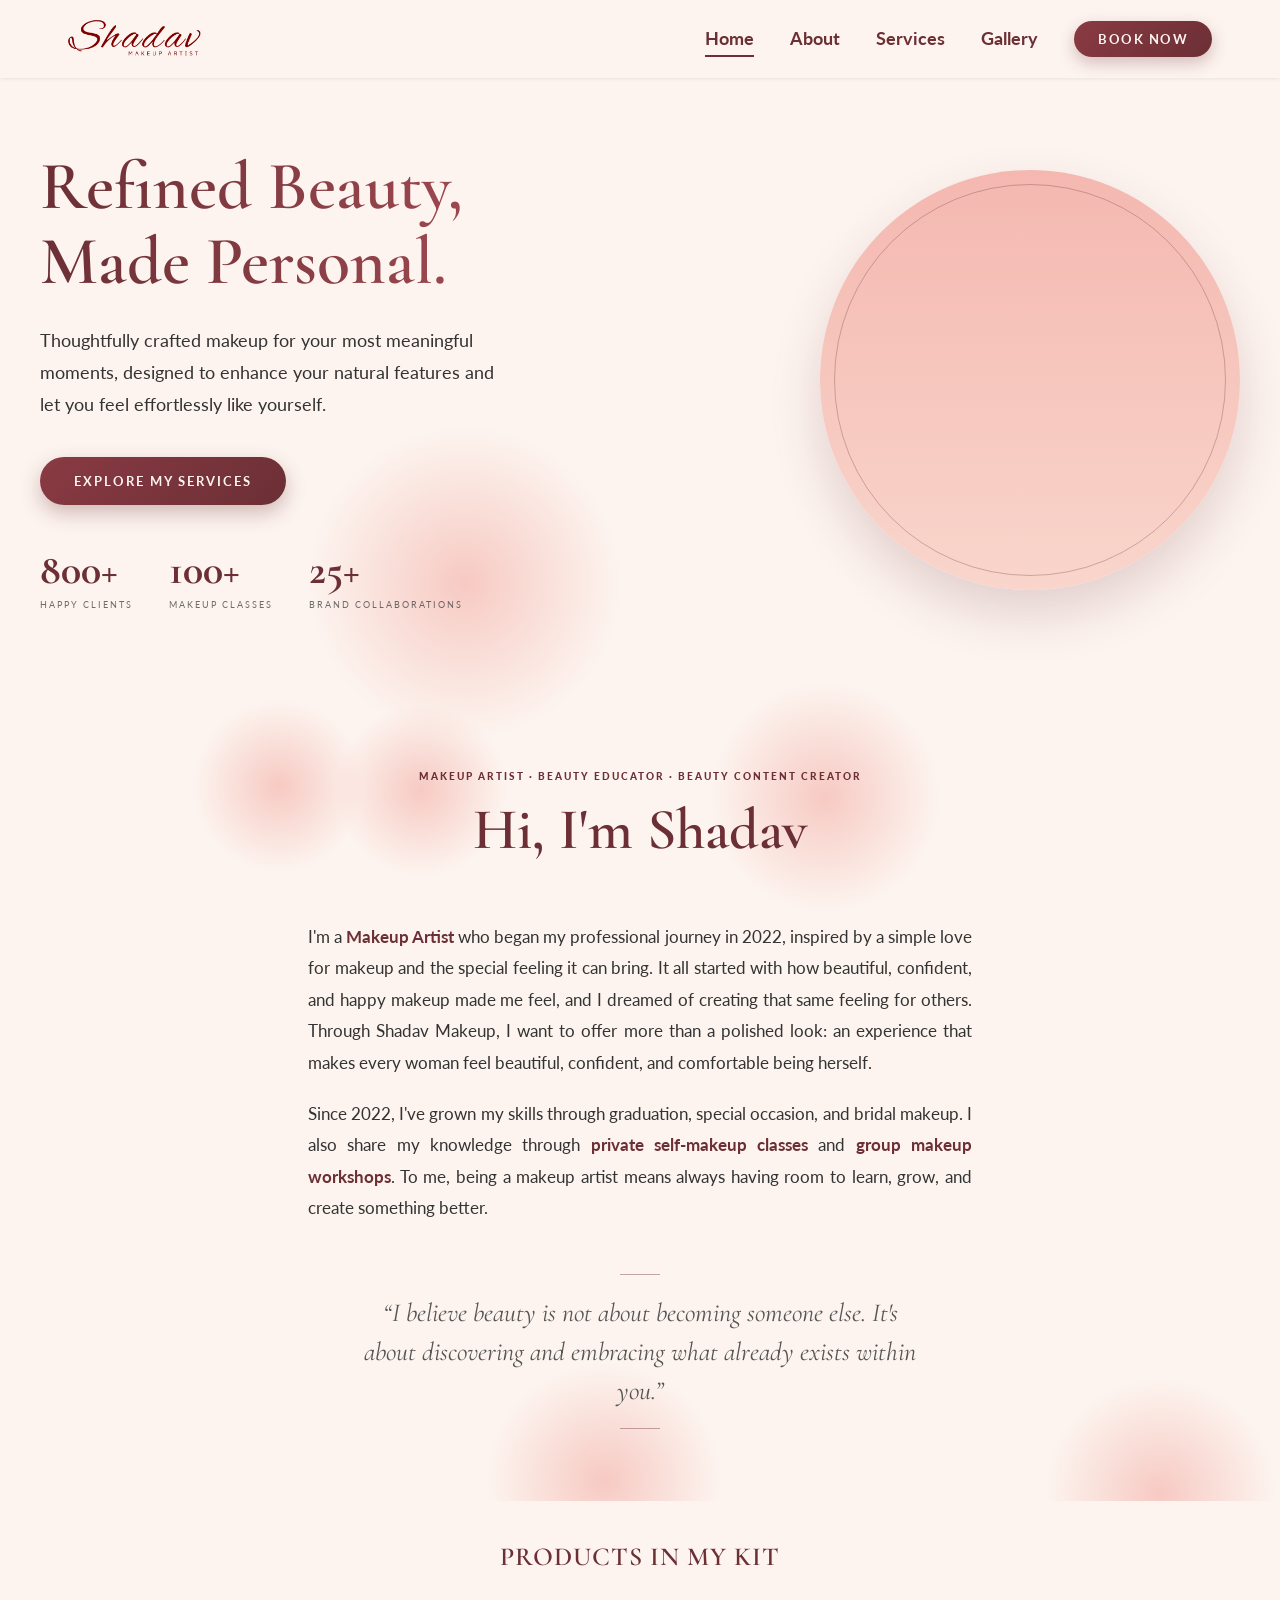
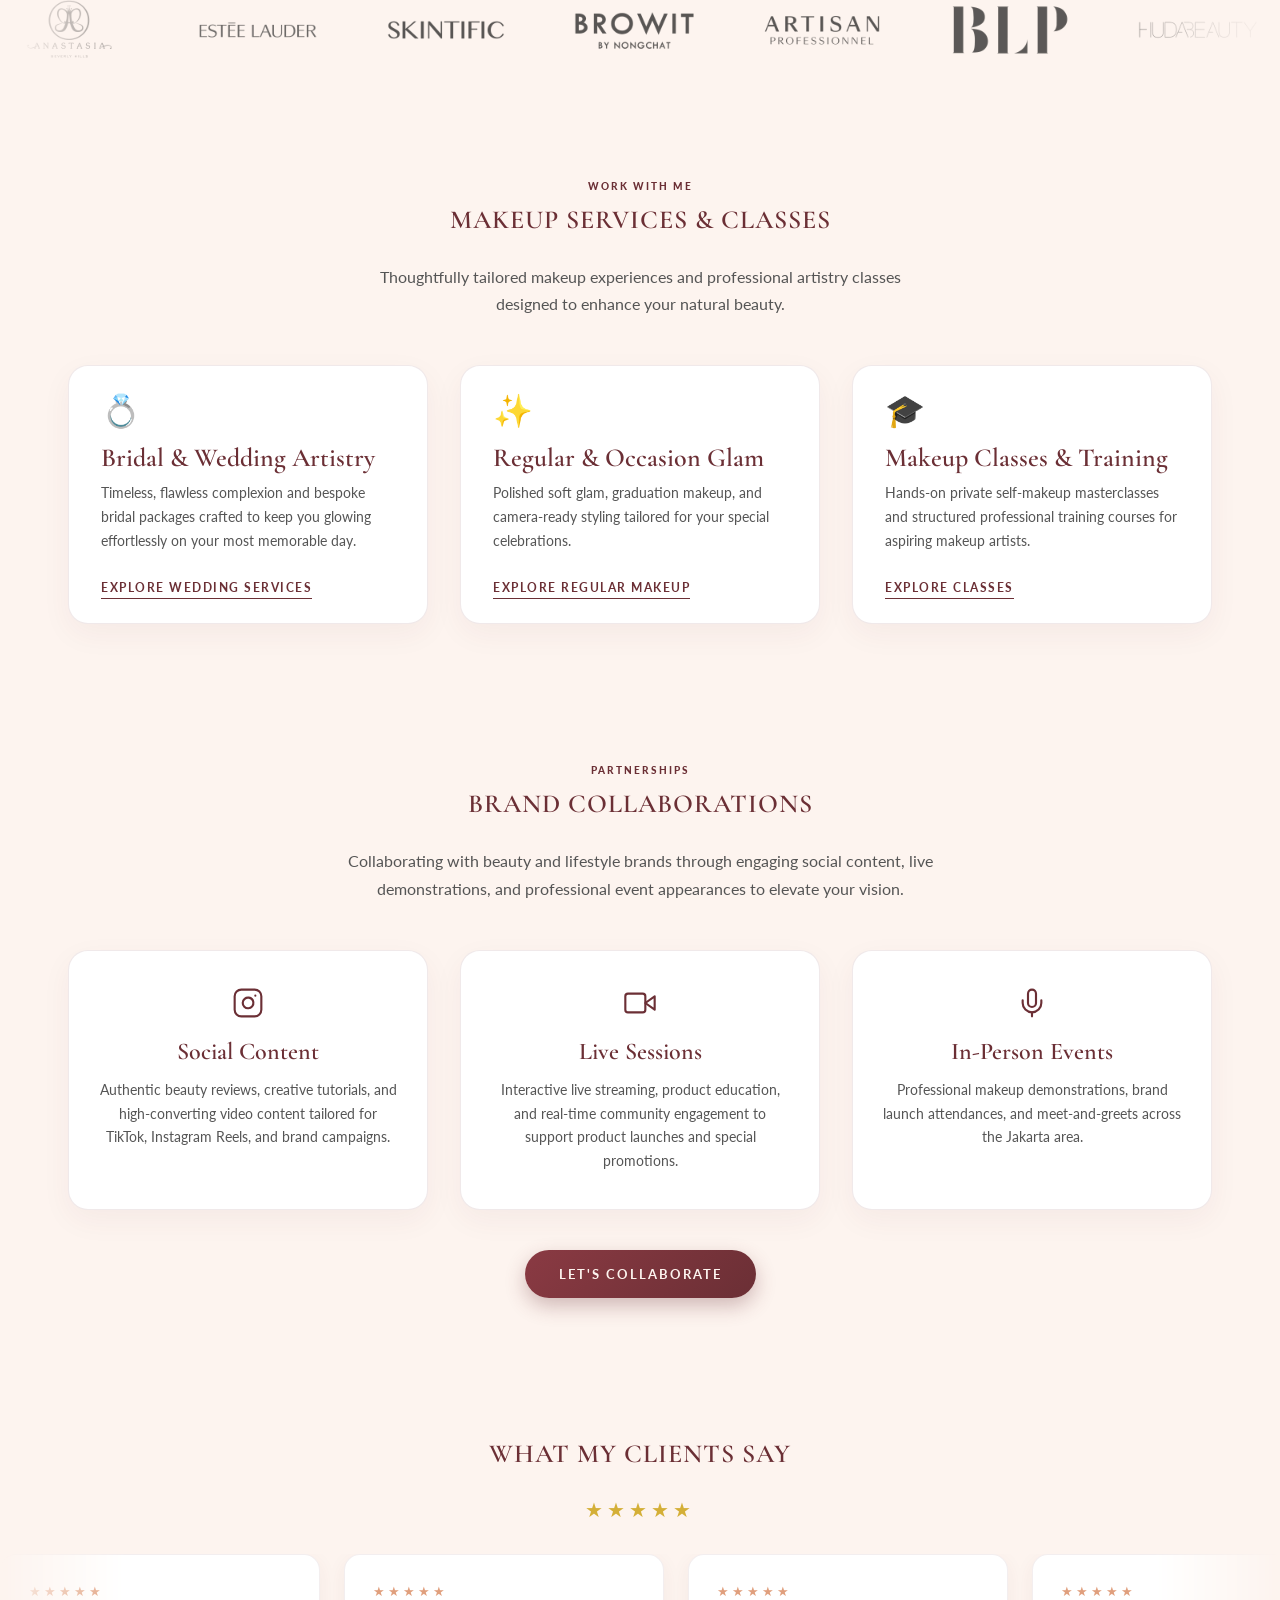
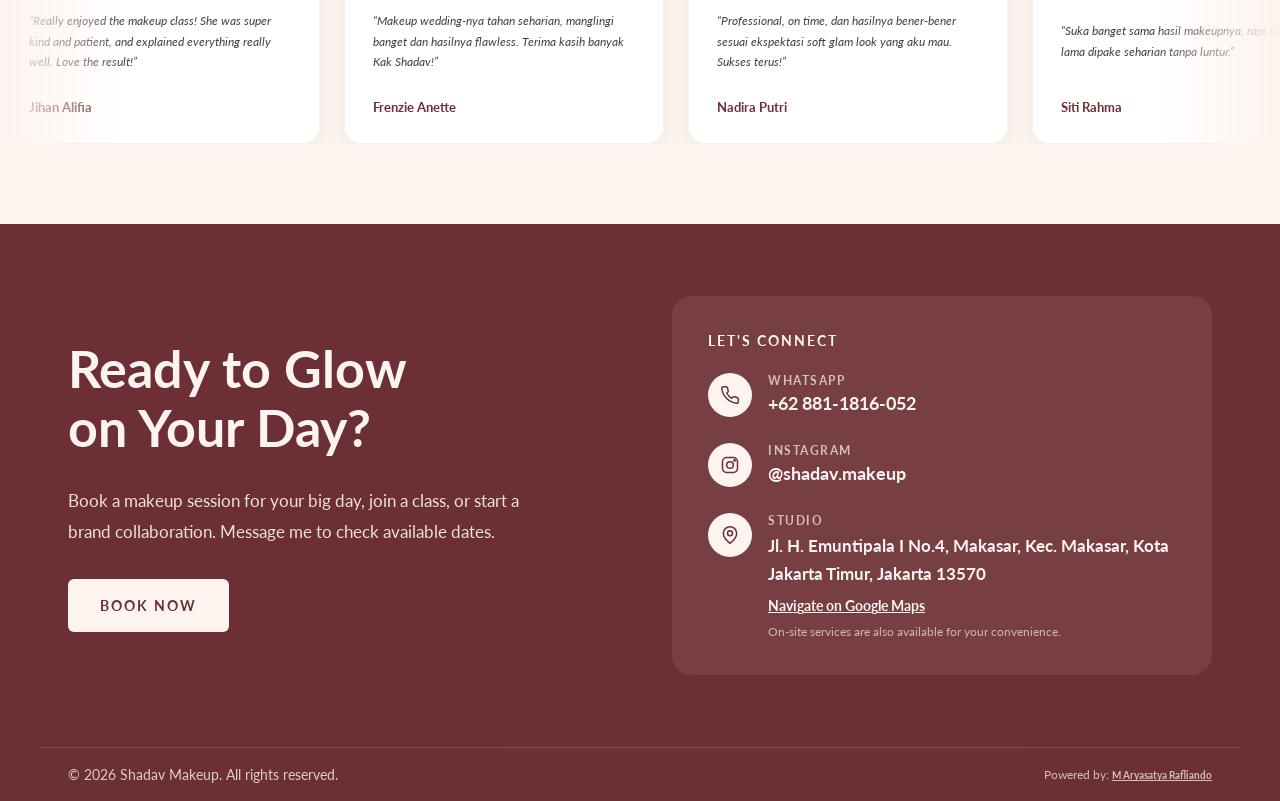
<file: index.html>
<!DOCTYPE html>
<html lang="id">
<head>
  <meta charset="UTF-8">
  <link rel="icon" href="Data/Logo/Logo.png" type="image/png">
  <meta name="viewport" content="width=device-width, initial-scale=1.0">
  <title>Shadav Makeup | Professional Makeup Artist</title>
  <link rel="preconnect" href="https://fonts.googleapis.com">
  <link rel="preconnect" href="https://fonts.gstatic.com" crossorigin>
  <link href="https://fonts.googleapis.com/css2?family=Cormorant+Garamond:wght@600&family=Lato:wght@400;700&display=swap" rel="stylesheet">
  <link rel="stylesheet" href="style.css">
</head>
<body class="has-glow">
 
  <header class="site-header">
    <div class="header-inner">
      <a href="index.html" class="logo" aria-label="Shadav Makeup, beranda">
        <img src="Data/Logo/Logo.png" alt="Logo Shadav Makeup">
      </a>
 
      <button class="nav-toggle" aria-label="Buka menu" aria-expanded="false">
        <span></span><span></span><span></span>
      </button>
 
      <nav class="main-nav" aria-label="Navigasi utama">
        <ul>
          <li><a href="index.html" class="active">Home</a></li>
          <li><a href="index.html#about">About</a></li>
          <li><a href="service.html">Services</a></li>
          <li><a href="gallery.html">Gallery</a></li>
          <li><a href="https://wa.me/628811816052?text=Halo%2C%20saya%20ingin%20booking%20%5Bjenis%20layanan%5D%20pada%20tanggal%20%5Bdd%2Fmm%2Fyyyy%5D." class="nav-book-btn" target="_blank" rel="noopener">Book Now</a></li>
        </ul>
      </nav>
    </div>
  </header>

  <main>
    <section class="hero">
      <div class="hero-inner">
        <div class="hero-text">
          <h1>Refined Beauty,<br>Made Personal.</h1>
          <p>Thoughtfully crafted makeup for your most meaningful moments, designed to enhance your natural features and let you feel effortlessly like yourself.</p>
          <a class="btn-primary" href="service.html">Explore My Services</a>

          <div class="hero-stats">
            <div class="hero-stat">
              <strong>800+</strong>
              <span>Happy Clients</span>
            </div>
            <div class="hero-stat">
              <strong>100+</strong>
              <span>Makeup Classes</span>
            </div>
            <div class="hero-stat">
              <strong>25+</strong>
              <span>Brand Collaborations</span>
            </div>
          </div>
        </div>

        <div class="hero-photo">
          <img src="Data/Logo/hero.png" alt="Shadav Makeup, professional makeup artist" fetchpriority="high">
          <img src="Data/Logo/hero1.png" alt="" aria-hidden="true">
          <img src="Data/Logo/hero2.png" alt="" aria-hidden="true">
        </div>
      </div>
    </section>

    <section id="about" class="about-hero has-glow">
      <p class="eyebrow">Makeup Artist · Beauty Educator · Beauty Content Creator</p>
      <h1>Hi, I'm Shadav</h1>
    </section>

    <section class="about-content">
      <p>
        I'm a <strong>Makeup Artist</strong> who began my professional journey
        in 2022, inspired by a simple love for makeup and the special feeling
        it can bring. It all started with how beautiful, confident, and happy
        makeup made me feel, and I dreamed of creating that same feeling for
        others. Through Shadav Makeup, I want to offer more than a polished
        look: an experience that makes every woman feel beautiful, confident,
        and comfortable being herself.
      </p>

      <p>
        Since 2022, I've grown my skills through graduation, special occasion,
        and bridal makeup. I also share my knowledge through
        <strong>private self-makeup classes</strong> and
        <strong>group makeup workshops</strong>. To me, being a makeup artist
        means always having room to learn, grow, and create something better.
      </p>

      <blockquote class="about-quote">
        <p>“I believe beauty is not about becoming someone else. It's about discovering and embracing what already exists within you.”</p>
      </blockquote>
    </section>

    <section class="brand-section">
      <div class="brand-title">Products in my kit</div>
      <div class="brand-marquee">
        <div class="brand-track">
          <div class="brand-item"><img src="Data/Brand/brand.png" alt="Brand Logo" loading="lazy"></div>
          <div class="brand-item"><img src="Data/Brand/brand1.png" alt="Brand Logo" loading="lazy"></div>
          <div class="brand-item"><img src="Data/Brand/brand2.png" alt="Brand Logo" loading="lazy"></div>
          <div class="brand-item"><img src="Data/Brand/brand3.png" alt="Brand Logo" loading="lazy"></div>
          <div class="brand-item"><img src="Data/Brand/brand4.png" alt="Brand Logo" loading="lazy"></div>
          <div class="brand-item"><img src="Data/Brand/brand5.png" alt="Brand Logo" loading="lazy"></div>
          <div class="brand-item"><img src="Data/Brand/brand6.png" alt="Brand Logo" loading="lazy"></div>
          <div class="brand-item"><img src="Data/Brand/brand7.png" alt="Brand Logo" loading="lazy"></div>
          <div class="brand-item"><img src="Data/Brand/brand8.png" alt="Brand Logo" loading="lazy"></div>
          <div class="brand-item"><img src="Data/Brand/brand9.png" alt="Brand Logo" loading="lazy"></div>
          <div class="brand-item"><img src="Data/Brand/brand10.png" alt="Brand Logo" loading="lazy"></div>
          <div class="brand-item"><img src="Data/Brand/brand11.png" alt="Brand Logo" loading="lazy"></div>
          <div class="brand-item"><img src="Data/Brand/brand12.png" alt="Brand Logo" loading="lazy"></div>
          <div class="brand-item"><img src="Data/Brand/brand13.png" alt="Brand Logo" loading="lazy"></div>
          <div class="brand-item"><img src="Data/Brand/brand14.png" alt="Brand Logo" loading="lazy"></div>

          <!-- Duplikat untuk looping -->
          <div class="brand-item"><img src="Data/Brand/brand.png" alt="Brand Logo" loading="lazy"></div>
          <div class="brand-item"><img src="Data/Brand/brand1.png" alt="Brand Logo" loading="lazy"></div>
          <div class="brand-item"><img src="Data/Brand/brand2.png" alt="Brand Logo" loading="lazy"></div>
          <div class="brand-item"><img src="Data/Brand/brand3.png" alt="Brand Logo" loading="lazy"></div>
          <div class="brand-item"><img src="Data/Brand/brand4.png" alt="Brand Logo" loading="lazy"></div>
          <div class="brand-item"><img src="Data/Brand/brand5.png" alt="Brand Logo" loading="lazy"></div>
          <div class="brand-item"><img src="Data/Brand/brand6.png" alt="Brand Logo" loading="lazy"></div>
          <div class="brand-item"><img src="Data/Brand/brand7.png" alt="Brand Logo" loading="lazy"></div>
          <div class="brand-item"><img src="Data/Brand/brand8.png" alt="Brand Logo" loading="lazy"></div>
          <div class="brand-item"><img src="Data/Brand/brand9.png" alt="Brand Logo" loading="lazy"></div>
          <div class="brand-item"><img src="Data/Brand/brand10.png" alt="Brand Logo" loading="lazy"></div>
        </div>
      </div>
    </section>

    <!-- ===== SERVICES HIGHLIGHT SECTION ===== -->
    <section class="services-overview-section">
      <div class="services-overview-header">
        <p class="eyebrow" style="text-align: center;">Work With Me</p>
        <h2 class="brand-title">Makeup Services & Classes</h2>
        <p class="services-overview-lead">Thoughtfully tailored makeup experiences and professional artistry classes designed to enhance your natural beauty.</p>
      </div>

      <div class="services-preview-grid">
        <div class="service-preview-card">
          <div class="service-preview-icon" aria-hidden="true">💍</div>
          <h3>Bridal & Wedding Artistry</h3>
          <p>Timeless, flawless complexion and bespoke bridal packages crafted to keep you glowing effortlessly on your most memorable day.</p>
          <a href="service.html#makeup-services" class="service-preview-btn">Explore Wedding Services</a>
        </div>

        <div class="service-preview-card">
          <div class="service-preview-icon" aria-hidden="true">✨</div>
          <h3>Regular & Occasion Glam</h3>
          <p>Polished soft glam, graduation makeup, and camera-ready styling tailored for your special celebrations.</p>
          <a href="service.html#makeup-services" class="service-preview-btn">Explore Regular Makeup</a>
        </div>

        <div class="service-preview-card">
          <div class="service-preview-icon" aria-hidden="true">🎓</div>
          <h3>Makeup Classes & Training</h3>
          <p>Hands-on private self-makeup masterclasses and structured professional training courses for aspiring makeup artists.</p>
          <a href="service.html#makeup-class" class="service-preview-btn">Explore Classes</a>
        </div>
      </div>
    </section>

    <!-- ===== BRAND COLLABORATIONS HIGHLIGHT SECTION ===== -->
    <section class="brand-collab-highlight">
      <div class="brand-collab-header">
        <p class="eyebrow" style="text-align: center;">Partnerships</p>
        <h2 class="brand-title">Brand Collaborations</h2>
        <p class="brand-collab-lead">Collaborating with beauty and lifestyle brands through engaging social content, live demonstrations, and professional event appearances to elevate your vision.</p>
      </div>

      <div class="brand-collab-grid">
        <div class="brand-collab-card">
          <div class="collab-icon" aria-hidden="true">
            <svg viewBox="0 0 24 24" width="32" height="32" fill="none" stroke="var(--maroon)" stroke-width="1.6" stroke-linecap="round" stroke-linejoin="round">
              <rect x="2" y="2" width="20" height="20" rx="5" ry="5"/>
              <path d="M16 11.37A4 4 0 1 1 12.63 8 4 4 0 0 1 16 11.37z"/>
              <line x1="17.5" y1="6.5" x2="17.51" y2="6.5"/>
            </svg>
          </div>
          <h3>Social Content</h3>
          <p>Authentic beauty reviews, creative tutorials, and high-converting video content tailored for TikTok, Instagram Reels, and brand campaigns.</p>
        </div>

        <div class="brand-collab-card">
          <div class="collab-icon" aria-hidden="true">
            <svg viewBox="0 0 24 24" width="32" height="32" fill="none" stroke="var(--maroon)" stroke-width="1.6" stroke-linecap="round" stroke-linejoin="round">
              <polygon points="23 7 16 12 23 17 23 7"/>
              <rect x="1" y="5" width="15" height="14" rx="2" ry="2"/>
            </svg>
          </div>
          <h3>Live Sessions</h3>
          <p>Interactive live streaming, product education, and real-time community engagement to support product launches and special promotions.</p>
        </div>

        <div class="brand-collab-card">
          <div class="collab-icon" aria-hidden="true">
            <svg viewBox="0 0 24 24" width="32" height="32" fill="none" stroke="var(--maroon)" stroke-width="1.6" stroke-linecap="round" stroke-linejoin="round">
              <path d="M12 2a3 3 0 0 0-3 3v7a3 3 0 0 0 6 0V5a3 3 0 0 0-3-3Z"/>
              <path d="M19 10v2a7 7 0 0 1-14 0v-2"/>
              <line x1="12" y1="19" x2="12" y2="22"/>
            </svg>
          </div>
          <h3>In-Person Events</h3>
          <p>Professional makeup demonstrations, brand launch attendances, and meet-and-greets across the Jakarta area.</p>
        </div>
      </div>

      <div class="brand-collab-action">
        <a href="service.html#brand-collaboration" class="btn-primary">Let's Collaborate</a>
      </div>
    </section>

    <!-- ===== TESTIMONIALS ===== -->
    <section class="testimonial-section">
      <div class="testimonial-header">
        <div class="brand-title">What My Clients Say</div>
        <div class="testimonial-stars" aria-hidden="true">★★★★★</div>
      </div>

      <div class="testimonial-marquee">
        <div class="testimonial-track">
          <a href="https://maps.app.goo.gl/9hsA146xZjaHkPZA9" target="_blank" rel="noopener" class="testimonial-card">
            <div class="card-stars" aria-hidden="true">★★★★★</div>
            <p class="t-text">“Really enjoyed the makeup class! She was super kind and patient, and explained everything really well. Love the result!”</p>
            <span class="t-author">Jihan Alifia</span>
          </a>
          <a href="https://maps.app.goo.gl/gFiQk3ho4shvxbuf9" target="_blank" rel="noopener" class="testimonial-card">
            <div class="card-stars" aria-hidden="true">★★★★★</div>
            <p class="t-text">“Makeup wedding-nya tahan seharian, manglingi banget dan hasilnya flawless. Terima kasih banyak Kak Shadav!”</p>
            <span class="t-author">Frenzie Anette</span>
          </a>
          <a href="https://maps.app.goo.gl/FarWRDCESNrMwCrSA" target="_blank" rel="noopener" class="testimonial-card">
            <div class="card-stars" aria-hidden="true">★★★★★</div>
            <p class="t-text">“Professional, on time, dan hasilnya bener-bener sesuai ekspektasi soft glam look yang aku mau. Sukses terus!”</p>
            <span class="t-author">Nadira Putri</span>
          </a>
          <a href="https://maps.app.goo.gl/e9GyzihfRvAQogbX6" target="_blank" rel="noopener" class="testimonial-card">
            <div class="card-stars" aria-hidden="true">★★★★★</div>
            <p class="t-text">“Suka banget sama hasil makeupnya, rapi dan tahan lama dipake seharian tanpa luntur.”</p>
            <span class="t-author">Siti Rahma</span>
          </a>
          <a href="https://maps.app.goo.gl/4ePkPffBnWtYSzQG7" target="_blank" rel="noopener" class="testimonial-card">
            <div class="card-stars" aria-hidden="true">★★★★★</div>
            <p class="t-text">“Private makeup class-nya seru banget, diajarin detail dari nol sampai bisa teknik complexion yang bener.”</p>
            <span class="t-author">Dinda Kirana</span>
          </a>
          <a href="https://maps.app.goo.gl/6vgnK3c5M13cmcCY9" target="_blank" rel="noopener" class="testimonial-card">
            <div class="card-stars" aria-hidden="true">★★★★★</div>
            <p class="t-text">“I absolutely love Ms. Shafa's self-makeup class. It's detailed, simple, easy to understand, and clear. The results are so satisfying.”</p>
            <span class="t-author">Davina adhelya</span>
          </a>
          <a href="https://maps.app.goo.gl/WM1gA1UuwzsRpN5w9" target="_blank" rel="noopener" class="testimonial-card">
            <div class="card-stars" aria-hidden="true">★★★★★</div>
            <p class="t-text">“So happy, the makeup results are really good, Shadav's hands are really good at doing my makeup from tan to deep without changing my skin color🫶”</p>
            <span class="t-author">Novi Hidayah</span>
          </a>
          <a href="https://maps.app.goo.gl/pMRHf56opGnf6Pqm9" target="_blank" rel="noopener" class="testimonial-card">
            <div class="card-stars" aria-hidden="true">★★★★★</div>
            <p class="t-text">“Her sister was a huge help on my wedding day. Her makeup was flawless and lasted until the evening. Thanks for helping me on my big day!”</p>
            <span class="t-author">Maria Virginia</span>
          </a>
          <a href="https://maps.app.goo.gl/UgUh7FtUmLudr6Rf7" target="_blank" rel="noopener" class="testimonial-card">
            <div class="card-stars" aria-hidden="true">★★★★★</div>
            <p class="t-text">“My first makeup class & I was really taught in detail & the sister was very patient when I asked a lot of questions about makeup, thank you very much sis🤍”</p>
            <span class="t-author">Anggraeni Eka Parameswari</span>
          </a>
          <a href="https://maps.app.goo.gl/iuUbffXzSxBXUpti6" target="_blank" rel="noopener" class="testimonial-card">
            <div class="card-stars" aria-hidden="true">★★★★★</div>
            <p class="t-text">“The make up is super awesome, lots of people praise it for being beautiful 🥹 it really suits my face and stays on for a long time”</p>
            <span class="t-author">Nurnisa Dwisefana</span>
          </a>
          <a href="https://maps.app.goo.gl/yznptiZFTEC7spkP7" target="_blank" rel="noopener" class="testimonial-card">
            <div class="card-stars" aria-hidden="true">★★★★★</div>
            <p class="t-text">“It was really great to join the self-makeup class here, the sister was very patient in teaching me and the makeup results were just what I wanted🫶🏻 Keep up the good work, Sis💛”</p>
            <span class="t-author">Novaria Fenita</span>
          </a>
          <a href="https://maps.app.goo.gl/uRn6LtdHjKHLuNyZ7" target="_blank" rel="noopener" class="testimonial-card">
            <div class="card-stars" aria-hidden="true">★★★★★</div>
            <p class="t-text">“Honestly guys, this is the best mua ever I MEAN the makeup is so amazing, beautiful, flawless, even worn until night long lasting on me huhu from complexion!”</p>
            <span class="t-author">Eveline Chintia</span>
          </a>
        </div>
      </div>
    </section>
  </main>

  <footer class="site-footer">
    <div class="footer-inner">
      <div class="footer-cta">
        <h2>Ready to Glow<br>on Your Day?</h2>
        <p>Book a makeup session for your big day, join a class, or start a brand collaboration. Message me to check available dates.</p>
        <a class="btn-cta" href="https://wa.me/628811816052?text=Halo%2C%20saya%20ingin%20booking%20%5Bjenis%20layanan%5D%20pada%20tanggal%20%5Bdd%2Fmm%2Fyyyy%5D." target="_blank" rel="noopener">Book Now</a>
      </div>
 
      <div class="footer-card">
        <h3>Let's Connect</h3>
        <ul class="connect-list">
          <li>
            <span class="icon" aria-hidden="true">
              <svg viewBox="0 0 24 24" width="20" height="20" fill="none" stroke="currentColor" stroke-width="1.8" stroke-linecap="round" stroke-linejoin="round"><path d="M22 16.9v3a2 2 0 0 1-2.2 2 19.8 19.8 0 0 1-8.6-3.1 19.5 19.5 0 0 1-6-6A19.8 19.8 0 0 1 2.1 4.2 2 2 0 0 1 4.1 2h3a2 2 0 0 1 2 1.7c.1 1 .4 1.9.7 2.8a2 2 0 0 1-.5 2.1L8.1 9.9a16 16 0 0 0 6 6l1.3-1.3a2 2 0 0 1 2.1-.4c.9.3 1.8.6 2.8.7a2 2 0 0 1 1.7 2z"/></svg>
            </span>
            <div>
              <span class="label">WhatsApp</span>
              <a href="https://wa.me/628811816052" target="_blank" rel="noopener">+62 881-1816-052</a>
            </div>
          </li>
          <li>
            <span class="icon" aria-hidden="true">
              <svg viewBox="0 0 24 24" width="20" height="20" fill="none" stroke="currentColor" stroke-width="1.8" stroke-linecap="round" stroke-linejoin="round"><rect x="3" y="3" width="18" height="18" rx="5"/><circle cx="12" cy="12" r="4"/><circle cx="17.5" cy="6.5" r="0.8" fill="currentColor"/></svg>
            </span>
            <div>
              <span class="label">Instagram</span>
              <a href="https://www.instagram.com/shadav.makeup/" target="_blank" rel="noopener">@shadav.makeup</a>
            </div>
          </li>
          <li>
            <span class="icon" aria-hidden="true">
              <svg viewBox="0 0 24 24" width="20" height="20" fill="none" stroke="currentColor" stroke-width="1.8" stroke-linecap="round" stroke-linejoin="round"><path d="M20 10c0 6-8 12-8 12S4 16 4 10a8 8 0 0 1 16 0z"/><circle cx="12" cy="10" r="3"/></svg>
            </span>
            <div>
              <span class="label">Studio</span>
              <p class="address">Jl. H. Emuntipala I No.4, Makasar, Kec. Makasar, Kota Jakarta Timur, Jakarta 13570</p>
              <a class="maps-link" href="https://maps.app.goo.gl/tydZSCVLw7vXLrX76" target="_blank" rel="noopener">Navigate on Google Maps</a>
              <p class="note">On-site services are also available for your convenience.</p>
            </div>
          </li>
        </ul>
      </div>
    </div>
 
    <div class="footer-bottom">
      <span>© <span id="year">2026</span> Shadav Makeup. All rights reserved.</span>
      <span class="powered-text">Powered by: <a href="https://www.instagram.com/arystyrafli_/" target="_blank" rel="noopener"><strong>M Aryasatya Rafliando</strong></a></span>
    </div>
  </footer>
 
  <script>
    const toggle = document.querySelector('.nav-toggle');
    const nav = document.querySelector('.main-nav');
    
    toggle.addEventListener('click', () => {
      const open = nav.classList.toggle('open');
      toggle.setAttribute('aria-expanded', open);
    });
 
    document.getElementById('year').textContent = new Date().getFullYear();
  </script>
 
  <script src="glow.js" defer></script>
</body>
</html>
</file>
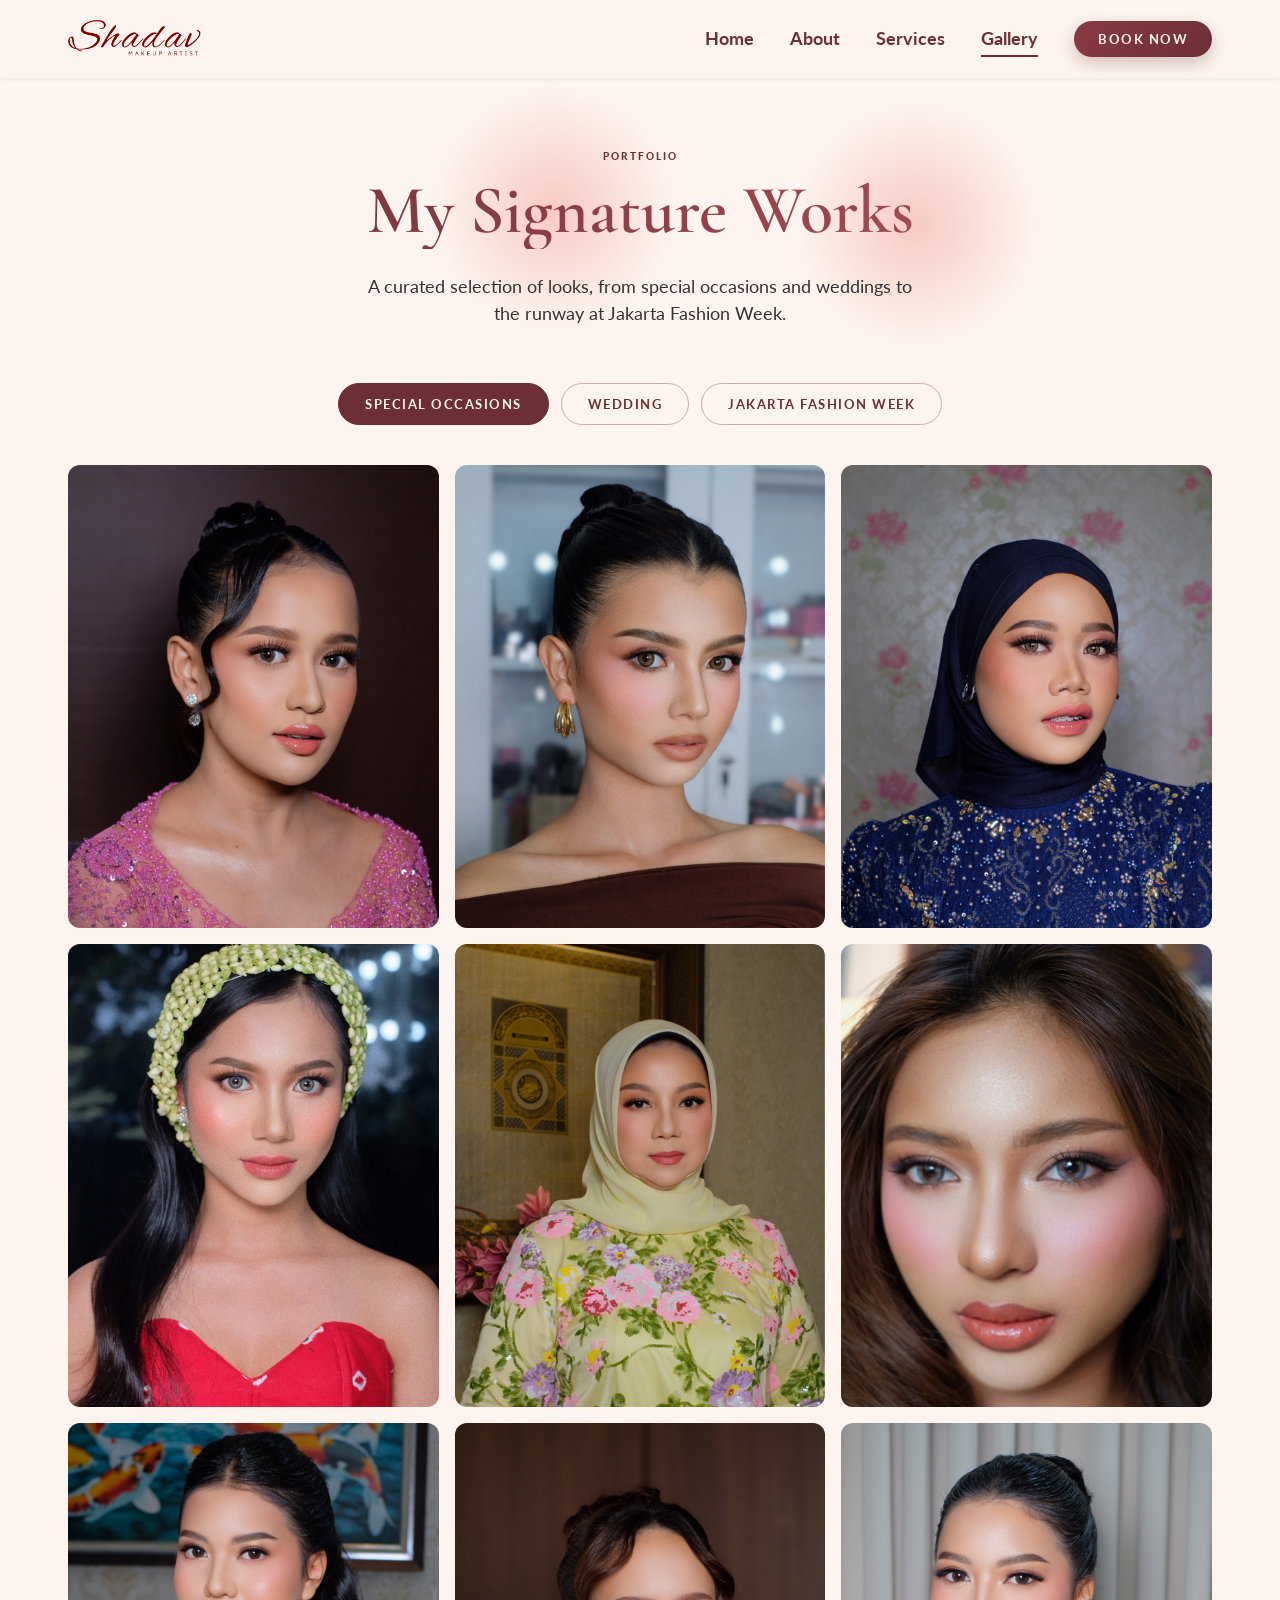
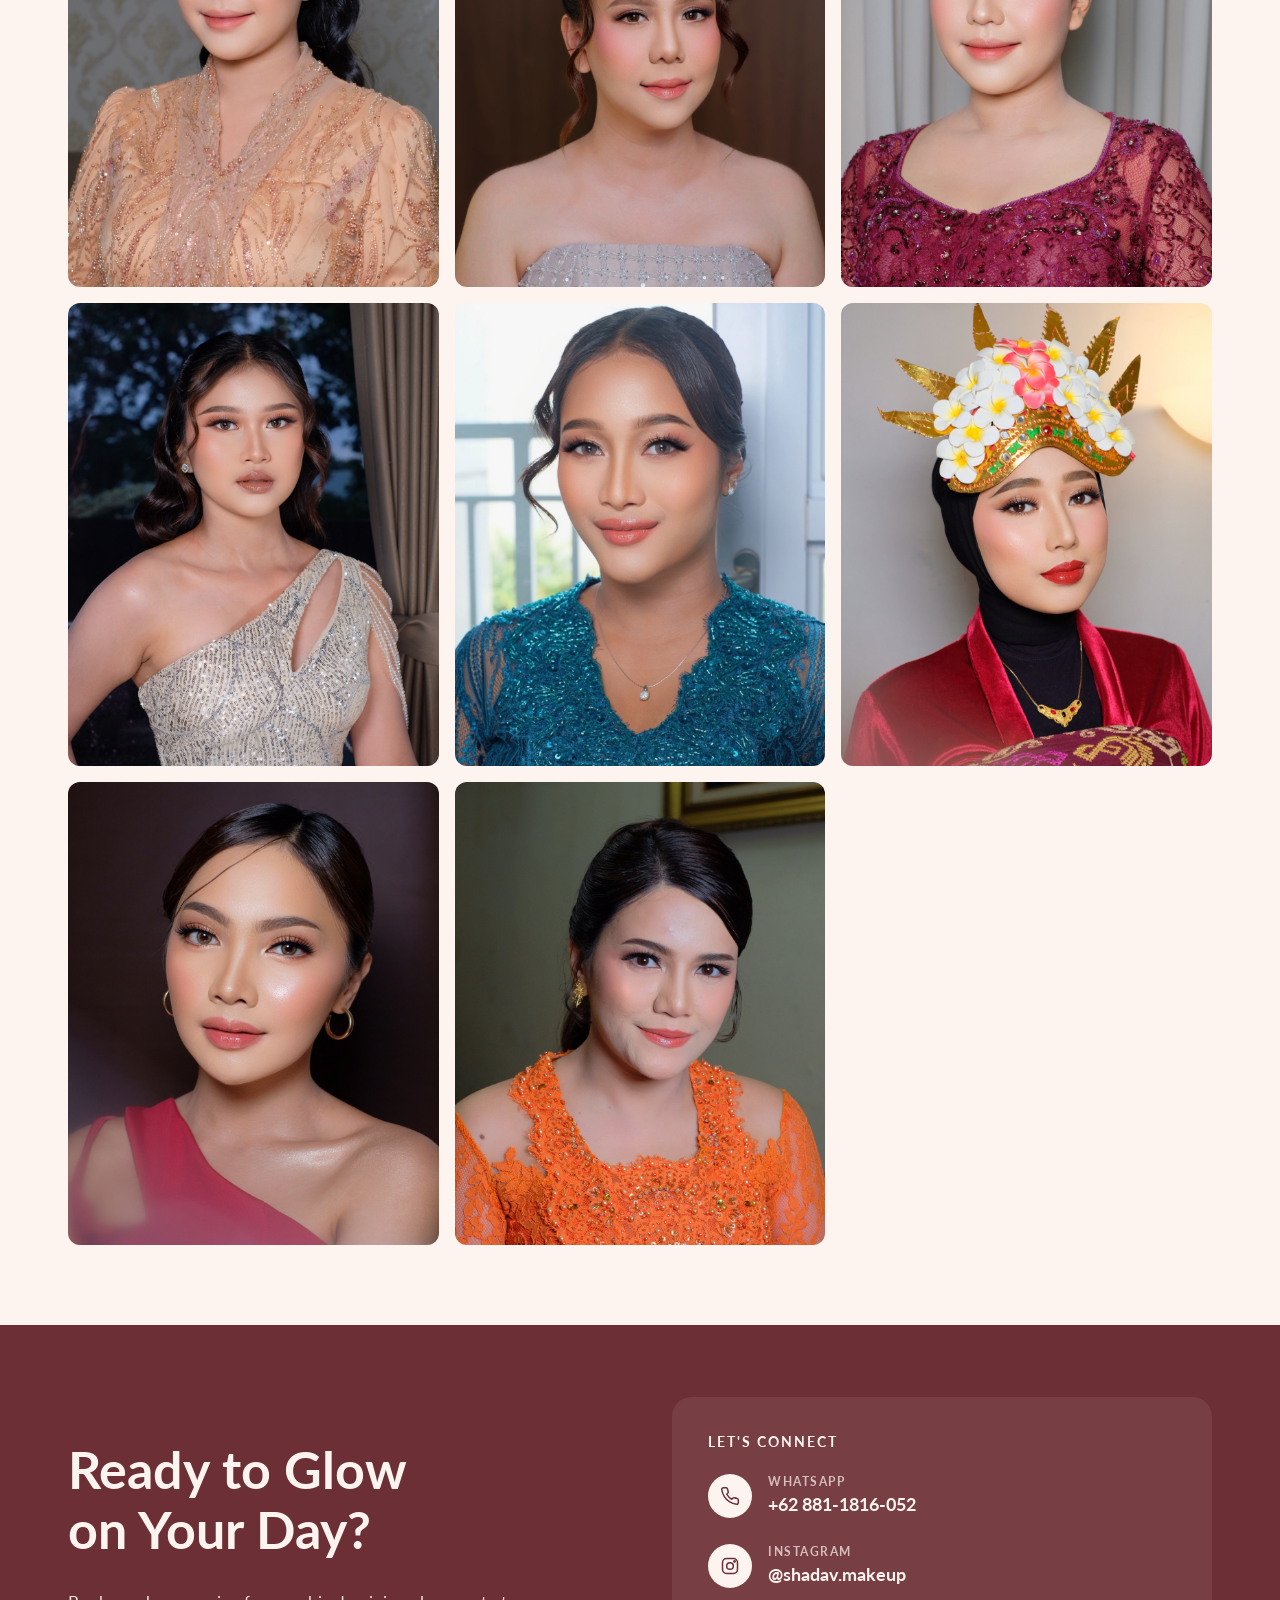
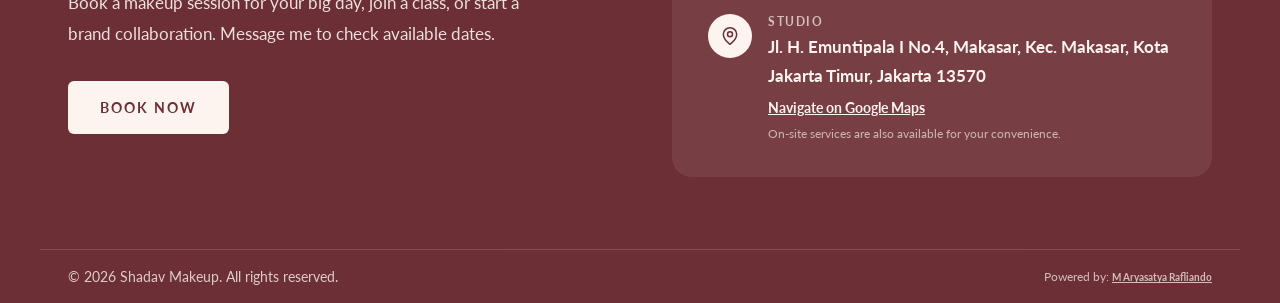
<file: gallery.html>
<!DOCTYPE html>
<html lang="en">
<head>
  <meta charset="UTF-8">
  <link rel="icon" href="Data/Logo/Logo.png" type="image/png">
  <meta name="viewport" content="width=device-width, initial-scale=1.0">
  <title>Gallery | Shadav Makeup</title>
    <link rel="preconnect" href="https://fonts.googleapis.com">
  <link rel="preconnect" href="https://fonts.gstatic.com" crossorigin>
  <link href="https://fonts.googleapis.com/css2?family=Cormorant+Garamond:wght@600&family=Lato:wght@400;700&display=swap" rel="stylesheet">
  <link rel="stylesheet" href="style.css">
  <link rel="stylesheet" href="gallery.css">
</head>
<body>

<header class="site-header">
<div class="header-inner">

    <a href="index.html" class="logo" aria-label="Shadav Makeup, beranda">
    <img src="Data/Logo/Logo.png" alt="Logo Shadav Makeup">
    </a>

    <button class="nav-toggle" aria-label="Buka menu" aria-expanded="false">
        <span></span><span></span><span></span>
    </button>

    <nav class="main-nav" aria-label="Navigasi utama">
        <ul>
          <li><a href="index.html">Home</a></li>
          <li><a href="index.html#about">About</a></li>
          <li><a href="service.html">Services</a></li>
          <li><a href="gallery.html" class="active">Gallery</a></li>
          <li><a href="https://wa.me/628811816052?text=Halo%2C%20saya%20ingin%20booking%20%5Bjenis%20layanan%5D%20pada%20tanggal%20%5Bdd%2Fmm%2Fyyyy%5D." class="nav-book-btn" target="_blank" rel="noopener">Book Now</a></li>
        </ul>
    </nav>

    </div>
  </header>
<main>

  <section class="gallery-hero has-glow">
    <p class="eyebrow">Portfolio</p>
    <h1>My Signature Works</h1>
    <p class="gallery-lead">A curated selection of looks, from special occasions and weddings to the runway at Jakarta Fashion Week.</p>
  </section>

  <section class="gallery-section">
    <div class="gallery-tabs" role="tablist" aria-label="Gallery categories">
      <button class="tab active" role="tab" id="tab-occasions" data-target="occasions" aria-selected="true" aria-controls="occasions">Special Occasions</button>
      <button class="tab" role="tab" id="tab-wedding" data-target="wedding" aria-selected="false" aria-controls="wedding" tabindex="-1">Wedding</button>
      <button class="tab" role="tab" id="tab-jfw" data-target="jfw" aria-selected="false" aria-controls="jfw" tabindex="-1">Jakarta Fashion Week</button>
    </div>

    <div class="gallery-panel" role="tabpanel" id="occasions" aria-labelledby="tab-occasions">
      <div class="gallery-grid">
        <img src="Data/reguler/reguler.png"  alt="look 1" loading="lazy" decoding="async">
        <img src="Data/reguler/reguler1.png" alt="look 2" loading="lazy" decoding="async">
        <img src="Data/reguler/reguler2.png" alt="look 3" loading="lazy" decoding="async">
        <img src="Data/reguler/reguler3.png" alt="look 4" loading="lazy" decoding="async">
        <img src="Data/reguler/reguler4.png" alt="look 5" loading="lazy" decoding="async">
        <img src="Data/reguler/reguler5.png" alt="look 6" loading="lazy" decoding="async">
        <img src="Data/reguler/reguler6.png"  alt="look 7" loading="lazy" decoding="async">
        <img src="Data/reguler/reguler7.png" alt="look 8" loading="lazy" decoding="async">
        <img src="Data/reguler/reguler8.png" alt="look 9" loading="lazy" decoding="async">
        <img src="Data/reguler/reguler9.png"  alt="look 10" loading="lazy" decoding="async">
        <img src="Data/reguler/reguler10.png" alt="look 11" loading="lazy" decoding="async">
        <img src="Data/reguler/reguler11.png" alt="look 12" loading="lazy" decoding="async">
        <img src="Data/reguler/reguler12.png"  alt="look 13" loading="lazy" decoding="async">
        <img src="Data/reguler/reguler13.png"  alt="look 14" loading="lazy" decoding="async">
        </div>
    </div>

    <div class="gallery-panel" role="tabpanel" id="wedding" aria-labelledby="tab-wedding" hidden>
      <div class="gallery-grid">
        <img src="Data/wedding/wedding.png"  alt="look 1" loading="lazy" decoding="async">
        <img src="Data/wedding/wedding1.png" alt="look 2" loading="lazy" decoding="async">
        <img src="Data/wedding/wedding2.png" alt="look 3" loading="lazy" decoding="async">
        <img src="Data/wedding/wedding3.png" alt="look 4" loading="lazy" decoding="async">
        <img src="Data/wedding/wedding4.png" alt="look 5" loading="lazy" decoding="async">
        <img src="Data/wedding/wedding5.png" alt="look 6" loading="lazy" decoding="async">
        <img src="Data/wedding/wedding6.png"  alt="look 7" loading="lazy" decoding="async">
        <img src="Data/wedding/wedding7.png" alt="look 8" loading="lazy" decoding="async">
        <img src="Data/wedding/wedding8.png" alt="look 9" loading="lazy" decoding="async">
        <img src="Data/wedding/wedding9.png"  alt="look 10" loading="lazy" decoding="async">
        <img src="Data/wedding/wedding10.png" alt="look 11" loading="lazy" decoding="async">
        <img src="Data/wedding/wedding11.png" alt="look 12" loading="lazy" decoding="async">
        <img src="Data/wedding/wedding12.png"  alt="look 13" loading="lazy" decoding="async">
        <img src="Data/wedding/wedding13.png"  alt="look 14" loading="lazy" decoding="async">
        <img src="Data/wedding/wedding14.png" alt="look 11" loading="lazy" decoding="async">
        <img src="Data/wedding/wedding15.png" alt="look 12" loading="lazy" decoding="async">
        <img src="Data/wedding/wedding16.png"  alt="look 13" loading="lazy" decoding="async">
        <img src="Data/wedding/wedding17.png"  alt="look 14" loading="lazy" decoding="async">
        <img src="Data/wedding/wedding19.png" alt="look 11" loading="lazy" decoding="async">
        <img src="Data/wedding/wedding20.png" alt="look 12" loading="lazy" decoding="async">
        <img src="Data/wedding/wedding21.png"  alt="look 13" loading="lazy" decoding="async">
        <img src="Data/wedding/wedding22.png"  alt="look 14" loading="lazy" decoding="async">
    </div>
    </div>

    <div class="gallery-panel" role="tabpanel" id="jfw" aria-labelledby="tab-jfw" hidden>
      <div class="gallery-grid">
        <img src="Data/JFW/JFW.png"  alt="Jakarta Fashion Week" loading="lazy" decoding="async">
        <img src="Data/JFW/JFW1.png" alt="Jakarta Fashion Week" loading="lazy" decoding="async">
        <img src="Data/JFW/JFW3.png"  alt="Jakarta Fashion Week" loading="lazy" decoding="async">
        <img src="Data/JFW/JFW4.png" alt="Jakarta Fashion Week" loading="lazy" decoding="async">
        <img src="Data/JFW/JFW5.png" alt="Jakarta Fashion Week" loading="lazy" decoding="async">
        <img src="Data/JFW/JFW6.png"  alt="Jakarta Fashion Week" loading="lazy" decoding="async">
        <img src="Data/JFW/JFW7.png" alt="Jakarta Fashion Week" loading="lazy" decoding="async">
        <img src="Data/JFW/JFW8.png" alt="Jakarta Fashion Week" loading="lazy" decoding="async">
        <img src="Data/JFW/JFW9.png"  alt="Jakarta Fashion Week" loading="lazy" decoding="async">
        <img src="Data/JFW/JFW10.png"  alt="Jakarta Fashion Week" loading="lazy" decoding="async">
        <img src="Data/JFW/JFW11.png" alt="Jakarta Fashion Week" loading="lazy" decoding="async">
    </div>
    </div>

</section>
</main>
<footer class="site-footer">
    <div class="footer-inner">
      <div class="footer-cta">
        <h2>Ready to Glow<br>on Your Day?</h2>
        <p>Book a makeup session for your big day, join a class, or start a brand collaboration. Message me to check available dates.</p>
        <a class="btn-cta" href="https://wa.me/628811816052?text=Halo%2C%20saya%20ingin%20booking%20%5Bjenis%20layanan%5D%20pada%20tanggal%20%5Bdd%2Fmm%2Fyyyy%5D." target="_blank" rel="noopener">Book Now</a>
      </div>
 
      <div class="footer-card">
        <h3>Let's Connect</h3>
        <ul class="connect-list">
          <li>
            <span class="icon" aria-hidden="true">
              <svg viewBox="0 0 24 24" width="20" height="20" fill="none" stroke="currentColor" stroke-width="1.8" stroke-linecap="round" stroke-linejoin="round"><path d="M22 16.9v3a2 2 0 0 1-2.2 2 19.8 19.8 0 0 1-8.6-3.1 19.5 19.5 0 0 1-6-6A19.8 19.8 0 0 1 2.1 4.2 2 2 0 0 1 4.1 2h3a2 2 0 0 1 2 1.7c.1 1 .4 1.9.7 2.8a2 2 0 0 1-.5 2.1L8.1 9.9a16 16 0 0 0 6 6l1.3-1.3a2 2 0 0 1 2.1-.4c.9.3 1.8.6 2.8.7a2 2 0 0 1 1.7 2z"/></svg>
            </span>
            <div>
              <span class="label">WhatsApp</span>
              <a href="https://wa.me/628811816052" target="_blank" rel="noopener">+62 881-1816-052</a>
            </div>
          </li>
          <li>
            <span class="icon" aria-hidden="true">
              <svg viewBox="0 0 24 24" width="20" height="20" fill="none" stroke="currentColor" stroke-width="1.8" stroke-linecap="round" stroke-linejoin="round"><rect x="3" y="3" width="18" height="18" rx="5"/><circle cx="12" cy="12" r="4"/><circle cx="17.5" cy="6.5" r="0.8" fill="currentColor"/></svg>
            </span>
            <div>
              <span class="label">Instagram</span>
              <a href="https://www.instagram.com/shadav.makeup/" target="_blank" rel="noopener">@shadav.makeup</a>
            </div>
          </li>
          <li>
            <span class="icon" aria-hidden="true">
              <svg viewBox="0 0 24 24" width="20" height="20" fill="none" stroke="currentColor" stroke-width="1.8" stroke-linecap="round" stroke-linejoin="round"><path d="M20 10c0 6-8 12-8 12S4 16 4 10a8 8 0 0 1 16 0z"/><circle cx="12" cy="10" r="3"/></svg>
            </span>
            <div>
              <span class="label">Studio</span>
              <p class="address">Jl. H. Emuntipala I No.4, Makasar, Kec. Makasar, Kota Jakarta Timur, Jakarta 13570</p>
              <a class="maps-link" href="https://maps.app.goo.gl/tydZSCVLw7vXLrX76" target="_blank" rel="noopener">Navigate on Google Maps</a>
              <p class="note">On-site services are also available for your convenience.</p>
            </div>
          </li>
        </ul>
      </div>
    </div>
 
    <div class="footer-bottom">
      <span>© <span id="year">2026</span> Shadav Makeup. All rights reserved.</span>
      <span class="powered-text">Powered by: <a href="https://www.instagram.com/arystyrafli_/" target="_blank" rel="noopener"><strong>M Aryasatya Rafliando</strong></a></span>
    </div>
  </footer>


  <script src="script.js" defer></script>
  <script src="glow.js" defer></script>
  <script src="gallery.js" defer></script>
</body>
</html>
</file>
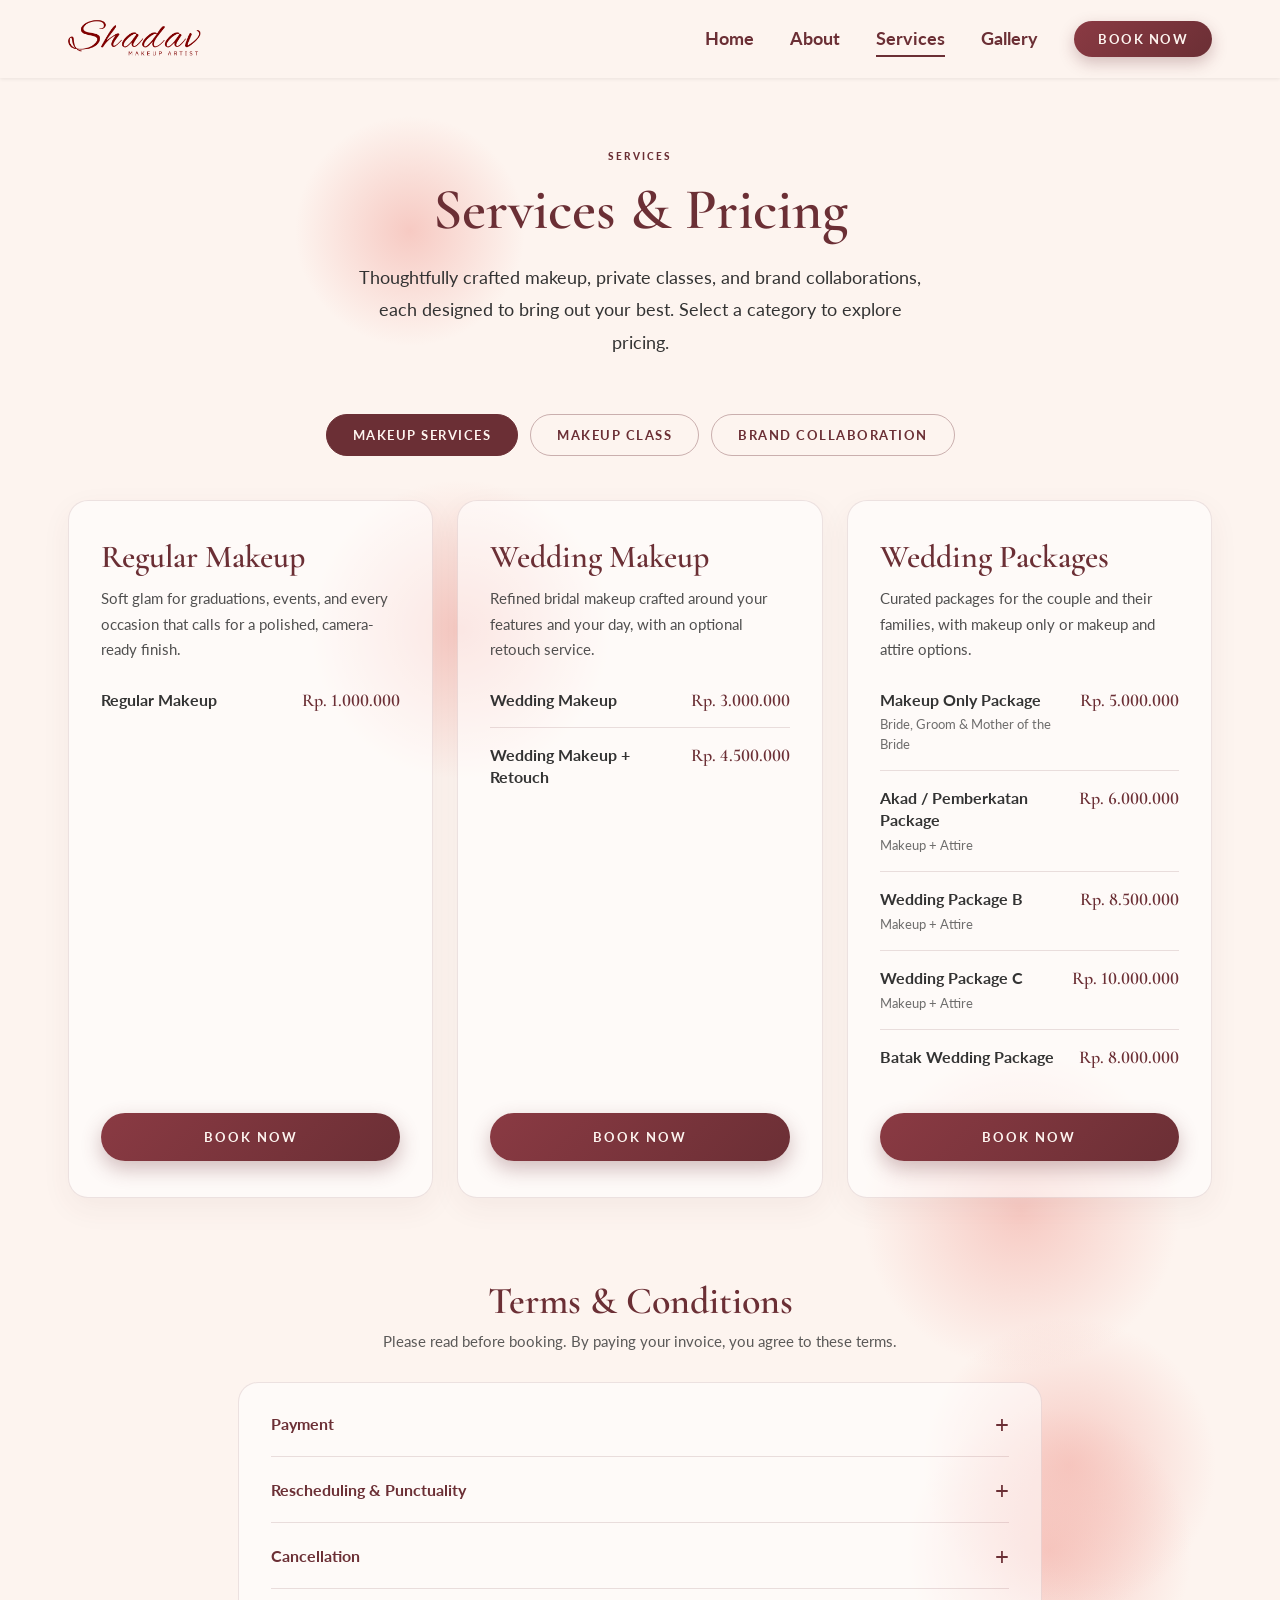
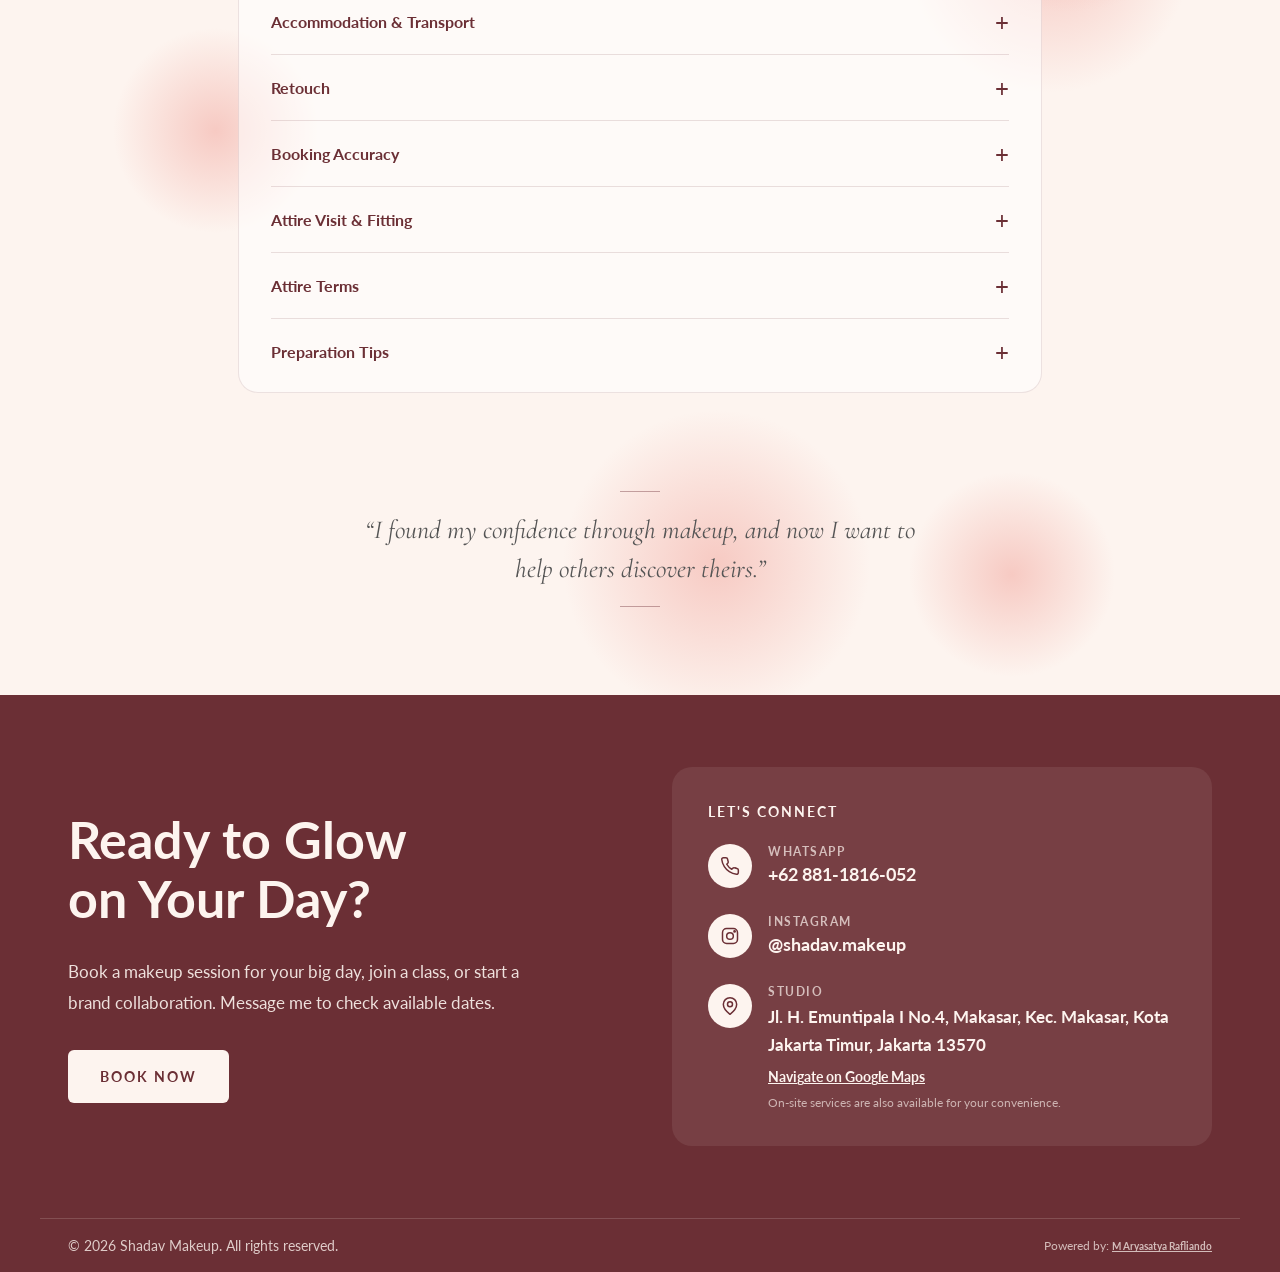
<file: service.html>
<!DOCTYPE html>
<html lang="en">
<head>
  <meta charset="UTF-8">
  <link rel="icon" href="Data/Logo/Logo.png" type="image/png">
  <meta name="viewport" content="width=device-width, initial-scale=1.0">
  <title>Services | Shadav Makeup</title>
  <link rel="preconnect" href="https://fonts.googleapis.com">
  <link rel="preconnect" href="https://fonts.gstatic.com" crossorigin>
  <link href="https://fonts.googleapis.com/css2?family=Cormorant+Garamond:ital,wght@0,600;1,500&family=Lato:wght@400;700&display=swap" rel="stylesheet">
  <link rel="stylesheet" href="style.css">
  <link rel="stylesheet" href="service.css">
</head>
<body class="has-glow">

<header class="site-header">
<div class="header-inner">

    <a href="index.html" class="logo" aria-label="Shadav Makeup, beranda">
    <img src="Data/Logo/Logo.png" alt="Logo Shadav Makeup">
    </a>

    <button class="nav-toggle" aria-label="Buka menu" aria-expanded="false">
        <span></span><span></span><span></span>
    </button>

    <nav class="main-nav" aria-label="Navigasi utama">
        <ul>
          <li><a href="index.html">Home</a></li>
          <li><a href="index.html#about">About</a></li>
          <li><a href="service.html" class="active">Services</a></li>
          <li><a href="gallery.html">Gallery</a></li>
          <li><a href="https://wa.me/628811816052?text=Halo%2C%20saya%20ingin%20booking%20%5Bjenis%20layanan%5D%20pada%20tanggal%20%5Bdd%2Fmm%2Fyyyy%5D." class="nav-book-btn" target="_blank" rel="noopener">Book Now</a></li>
        </ul>
    </nav>

    </div>
  </header>
  <main>
   <section class="service-hero">
  <p class="eyebrow">Services</p>
  <h1>Services &amp; Pricing</h1>
  <p class="service-lead">Thoughtfully crafted makeup, private classes, and brand collaborations, each designed to bring out your best. Select a category to explore pricing.</p>
</section>

<section class="service-section">

  <div class="service-tabs" role="tablist" aria-label="Service categories">
    <button class="tab active" role="tab" id="tab-makeup-services" data-target="makeup-services" aria-selected="true" aria-controls="makeup-services">Makeup Services</button>
    <button class="tab" role="tab" id="tab-makeup-class" data-target="makeup-class" aria-selected="false" aria-controls="makeup-class" tabindex="-1">Makeup Class</button>
    <button class="tab" role="tab" id="tab-brand-collaboration" data-target="brand-collaboration" aria-selected="false" aria-controls="brand-collaboration" tabindex="-1">Brand Collaboration</button>
  </div>

  <!-- ===== MAKEUP SERVICES ===== -->
  <div class="service-panel" role="tabpanel" id="makeup-services" aria-labelledby="tab-makeup-services">
    <div class="service-grid">

      <article class="service-card">
        <h2>Regular Makeup</h2>
        <p class="desc">Soft glam for graduations, events, and every occasion that calls for a polished, camera-ready finish.</p>
        <ul class="price-list">
          <li>
            <div class="item"><span class="name">Regular Makeup</span></div>
            <span class="price">Rp. 1.000.000</span>
          </li>
        </ul>
        <a class="btn-primary" href="https://wa.me/628811816052?text=Halo%2C%20saya%20ingin%20booking%20Regular%20Makeup%20pada%20tanggal%20%5Bdd%2Fmm%2Fyyyy%5D." target="_blank" rel="noopener">Book Now</a>
      </article>

      <article class="service-card">
        <h2>Wedding Makeup</h2>
        <p class="desc">Refined bridal makeup crafted around your features and your day, with an optional retouch service.</p>
        <ul class="price-list">
          <li>
            <div class="item"><span class="name">Wedding Makeup</span></div>
            <span class="price">Rp. 3.000.000</span>
          </li>
          <li>
            <div class="item"><span class="name">Wedding Makeup + Retouch</span></div>
            <span class="price">Rp. 4.500.000</span>
          </li>
        </ul>
        <a class="btn-primary" href="https://wa.me/628811816052?text=Halo%2C%20saya%20ingin%20booking%20Wedding%20Makeup%20pada%20tanggal%20%5Bdd%2Fmm%2Fyyyy%5D." target="_blank" rel="noopener">Book Now</a>
      </article>

      <article class="service-card">
        <h2>Wedding Packages</h2>
        <p class="desc">Curated packages for the couple and their families, with makeup only or makeup and attire options.</p>
        <ul class="price-list">
          <li>
            <div class="item">
              <span class="name">Makeup Only Package</span>
              <span class="sub">Bride, Groom &amp; Mother of the Bride</span>
            </div>
            <span class="price">Rp. 5.000.000</span>
          </li>
          <li>
            <div class="item">
              <span class="name">Akad / Pemberkatan Package</span>
              <span class="sub">Makeup + Attire</span>
            </div>
            <span class="price">Rp. 6.000.000</span>
          </li>
          <li>
            <div class="item">
              <span class="name">Wedding Package B</span>
              <span class="sub">Makeup + Attire</span>
            </div>
            <span class="price">Rp. 8.500.000</span>
          </li>
          <li>
            <div class="item">
              <span class="name">Wedding Package C</span>
              <span class="sub">Makeup + Attire</span>
            </div>
            <span class="price">Rp. 10.000.000</span>
          </li>
          <li>
            <!-- KONFIRMASI KE KLIEN: di file asli tertulis 8.000.00 -->
            <div class="item"><span class="name">Batak Wedding Package</span></div>
            <span class="price">Rp. 8.000.000</span>
          </li>
        </ul>
        <a class="btn-primary" href="https://wa.me/628811816052?text=Halo%2C%20saya%20ingin%20booking%20Wedding%20Package%20pada%20tanggal%20%5Bdd%2Fmm%2Fyyyy%5D." target="_blank" rel="noopener">Book Now</a>
      </article>

    </div>
  </div>

  <!-- ===== MAKEUP CLASS ===== -->
  <div class="service-panel" role="tabpanel" id="makeup-class" aria-labelledby="tab-makeup-class" hidden>
    <div class="service-grid">

      <article class="service-card">
        <h2>Self Makeup Classes</h2>
        <p class="desc">One-on-one or small-group sessions to learn the techniques that suit your own face.</p>
        <ul class="price-list">
          <li>
            <div class="item"><span class="name">Self Private Makeup Class</span></div>
            <span class="price">Rp. 1.000.000</span>
          </li>
          <li>
            <div class="item"><span class="name">Self Private Makeup Class + Hijab Class</span></div>
            <span class="price">Rp. 1.500.000</span>
          </li>
          <li>
            <div class="item">
              <span class="name">Self Private Makeup Class, Group</span>
              <span class="sub">Maximum 2 seats</span>
            </div>
            <span class="price">Rp. 900.000 / pax</span>
          </li>
        </ul>
        <a class="btn-primary" href="https://wa.me/628811816052?text=Halo%2C%20saya%20ingin%20booking%20Self%20Makeup%20Class%20pada%20tanggal%20%5Bdd%2Fmm%2Fyyyy%5D." target="_blank" rel="noopener">Book Now</a>
      </article>

      <article class="service-card">
        <h2>Professional Training</h2>
        <p class="desc">Structured training for aspiring makeup artists, from the fundamentals to professional wedding work.</p>
        <ul class="price-list">
          <li>
            <div class="item"><span class="name">Basic Makeup Class for MUA</span></div>
            <span class="price">Rp. 2.000.000</span>
          </li>
          <li>
            <div class="item"><span class="name">Basic Makeup Class for MUA + Hijab Class</span><span class="sub">2 looks</span></div>
            <span class="price">Rp. 2.800.000</span>
          </li>
          <li>
            <div class="item"><span class="name">Basic Makeup Class, 2 Days</span></div>
            <span class="price">Rp. 3.750.000</span>
          </li>
          <li>
            <div class="item"><span class="name">Wedding Makeup Class</span></div>
            <span class="price">Rp. 2.500.000</span>
          </li>
          <li>
            <div class="item">
              <span class="name">Private Basic Class, 4 Days</span>
              <span class="sub">Self Makeup, Basic Makeup, Basic to Pro</span>
            </div>
            <span class="price">Rp. 6.000.000</span>
          </li>
        </ul>
        <a class="btn-primary" href="https://wa.me/628811816052?text=Halo%2C%20saya%20ingin%20booking%20Makeup%20Class%20for%20MUA%20pada%20tanggal%20%5Bdd%2Fmm%2Fyyyy%5D." target="_blank" rel="noopener">Book Now</a>
      </article>

      <article class="service-card service-card--wide">
  <h2>Class Information</h2>
  <div class="info-grid">

    <div>
      <h3>What's Included</h3>
      <ul class="includes">
        <li>Makeup and tools provided</li>
        <li>Coffee and snacks</li>
        <li>Makeup Artist certificate</li>
        <li>Goodie bag</li>
        <li>Portfolio (photos and videos) of your results</li>
        <li>Makeup e-module and product links</li>
      </ul>
      <p class="sub-label">Professional Training also includes</p>
      <ul class="includes">
        <li>A model for the lesson</li>
        <li>Accessories and attire for the model</li>
        <li>Hairdo and hijabdo for the model</li>
        <li>Lunch for the participant and the model</li>
      </ul>
    </div>

    <div>
      <h3>Schedule</h3>
      <ul class="includes">
        <li>Flexible, on weekdays and weekends</li>
        <li>Classes start at 10:00 and run until finished</li>
        <li>One participant per class, no companions, except Self Private Group (maximum 2 people)</li>
        <li>Location: Studio Makeupby.Shadav</li>
      </ul>
    </div>

    <div>
      <h3>How to Register</h3>
      <ul class="includes">
        <li>A 50% down payment locks your slot</li>
        <li>Rescheduling is allowed once, within the same month</li>
        <li>Full payment is due no later than one day before the class</li>
      </ul>
    </div>

    </div>
    </article>
    </div>
  </div>

  <!-- ===== BRAND COLLABORATION ===== -->
  <div class="service-panel" role="tabpanel" id="brand-collaboration" aria-labelledby="tab-brand-collaboration" hidden>
    <div class="service-grid">

  <article class="service-card">
    <h2>Regular Makeup</h2>
    <p class="desc">Soft glam for graduations, events, and every occasion that calls for a polished, camera-ready finish.</p>
    <ul class="price-list">
      <li><div class="item"><span class="name">Regular Makeup</span><span class="sub">Without retouch</span></div><span class="price">IDR 1.000.000</span></li>
    </ul>
    <p class="card-label">Additional</p>
    <ul class="price-list price-list--compact">
      <li><div class="item"><span class="name">Clean hijabdo with hijabstylist</span></div><span class="price">IDR 250.000 to 300.000</span></li>
      <li><div class="item"><span class="name">Hairstylist</span></div><span class="price">IDR 375.000</span></li>
      <li><div class="item"><span class="name">Retouch</span></div><span class="price">IDR 100.000 / hour</span></li>
    </ul>
    <a class="btn-primary" href="https://wa.me/628811816052?text=Halo%2C%20saya%20ingin%20booking%20Regular%20Makeup%20pada%20tanggal%20%5Bdd%2Fmm%2Fyyyy%5D." target="_blank" rel="noopener">Book Now</a>
  </article>

  <article class="service-card">
    <h2>Wedding Makeup</h2>
    <p class="desc">Refined bridal makeup crafted around your features and your day, with an optional retouch service.</p>
    <ul class="price-list">
      <li><div class="item"><span class="name">Wedding Makeup</span><span class="sub">Akad or reception, without retouch</span></div><span class="price">IDR 3.000.000</span></li>
      <li><div class="item"><span class="name">Wedding Makeup + Retouch</span><span class="sub">Maximum waiting duration of 4 hours after the akad ceremony starts</span></div><span class="price">IDR 4.500.000</span></li>
    </ul>
    <p class="card-label">Additional</p>
    <ul class="price-list price-list--compact">
      <li><div class="item"><span class="name">Hijabdo for bride with hijabstylist</span></div><span class="price">IDR 500.000 to 800.000</span></li>
      <li><div class="item"><span class="name">Hairstylist for bride</span></div><span class="price">IDR 650.000 to 1.000.000</span></li>
      <li><div class="item"><span class="name">Retouch</span></div><span class="price">IDR 150.000 / hour</span></li>
    </ul>
    <a class="btn-primary" href="https://wa.me/628811816052?text=Halo%2C%20saya%20ingin%20booking%20Wedding%20Makeup%20pada%20tanggal%20%5Bdd%2Fmm%2Fyyyy%5D." target="_blank" rel="noopener">Book Now</a>
  </article>

  <article class="service-card">
    <h2>Makeup Only Package</h2>
    <p class="desc">A complete makeup package for the couple and their closest family.</p>
    <p class="price-list-single"><span class="price">IDR 5.000.000</span></p>
    <ul class="includes">
      <li>Makeup for the bride and groom (no retouch)</li>
      <li>Makeup for the mothers of the bride and groom (no retouch)</li>
      <li>Makeup for sisters, 2 pax (no retouch)</li>
      <li>Makeup for guest receivers (among tamu), 2 pax</li>
    </ul>
    <p class="card-label">Additional</p>
    <ul class="price-list price-list--compact">
      <li><div class="item"><span class="name">Makeup for an additional sister</span><span class="sub">No retouch, includes hairdo / hijabdo</span></div><span class="price">IDR 1.000.000</span></li>
    </ul>
    <a class="btn-primary" href="https://wa.me/628811816052?text=Halo%2C%20saya%20ingin%20booking%20Wedding%20Package%20pada%20tanggal%20%5Bdd%2Fmm%2Fyyyy%5D." target="_blank" rel="noopener">Book Now</a>
  </article>

  <article class="service-card">
    <h2>Makeup &amp; Attire Packages</h2>
    <p class="desc">Makeup and attire together. Every wedding package includes modern accessories, a hijab veil, pashmina, and manset for the bride.</p>
    <!-- TODO: minta klien rincian isi paket di bawah, lalu tambahkan daftar .includes -->
    <ul class="price-list">
      <li><div class="item"><span class="name">Akad / Pemberkatan Package</span><span class="sub">Makeup + Attire</span></div><span class="price">IDR 6.000.000</span></li>
      <li><div class="item"><span class="name">Wedding Package B</span><span class="sub">Makeup + Attire</span></div><span class="price">IDR 8.500.000</span></li>
      <li><div class="item"><span class="name">Wedding Package C</span><span class="sub">Makeup + Attire</span></div><span class="price">IDR 10.000.000</span></li>
    </ul>
    <a class="btn-primary" href="https://wa.me/628811816052?text=Halo%2C%20saya%20ingin%20booking%20Wedding%20Package%20pada%20tanggal%20%5Bdd%2Fmm%2Fyyyy%5D." target="_blank" rel="noopener">Book Now</a>
  </article>

  <article class="service-card">
    <h2>Adat Batak Package</h2>
    <p class="desc">A traditional Batak wedding package for the blessing and the traditional reception.</p>
    <!-- CEK: website.txt tertulis 8.000.00, PDF 6.500.000 -->
    <p class="price-list-single"><span class="price">IDR 8.000.000</span></p>
    <ul class="includes">
      <li>Bride's makeup and hairdo for the blessing (pemberkatan) and traditional reception</li>
      <li>Jasmine, roses, and baby's breath flowers for the bride and the mother of the bride</li>
      <li>Crown and sortali accessories</li>
      <li>Makeup for the groom</li>
      <li>Makeup and hairdo for the mother of the bride (no retouch)</li>
    </ul>
    <p class="card-label">Complimentary</p>
    <ul class="includes">
      <li>Soft lenses for the bride</li>
      <li>Transport from the venue to the blessing location</li>
      <li>Hand bouquet</li>
    </ul>
    <a class="btn-primary" href="https://wa.me/628811816052?text=Halo%2C%20saya%20ingin%20booking%20Paket%20Adat%20Batak%20pada%20tanggal%20%5Bdd%2Fmm%2Fyyyy%5D." target="_blank" rel="noopener">Book Now</a>
  </article>

  <article class="service-card service-card--wide">
    <h2>Traditional Accessories &amp; Attire</h2>
    <p class="desc">Complete your look with traditional accessories and attire, available per piece. Accessory prices include jasmine and may change with the market price of jasmine.</p>

    <details class="acc">
      <summary>Traditional Accessories</summary>
      <div class="acc-body">
        <ul class="price-list price-list--compact">
          <li><div class="item"><span class="name">Siger Sunda</span></div><span class="price">IDR 1.000.000</span></li>
          <li><div class="item"><span class="name">Siger Betawi</span></div><span class="price">IDR 1.000.000</span></li>
          <li><div class="item"><span class="name">Lampung</span></div><span class="price">IDR 1.000.000</span></li>
          <li><div class="item"><span class="name">Suntiang Padang Bando</span></div><span class="price">IDR 1.500.000</span></li>
          <li><div class="item"><span class="name">Suntiang Padang Tusuk</span></div><span class="price">IDR 2.000.000</span></li>
          <li><div class="item"><span class="name">Koto Gadang</span></div><span class="price">IDR 1.000.000</span></li>
          <li><div class="item"><span class="name">Palembang</span></div><span class="price">IDR 1.500.000</span></li>
          <li><div class="item"><span class="name">Mandailing</span></div><span class="price">IDR 1.000.000</span></li>
          <li><div class="item"><span class="name">Indian Accessories</span></div><span class="price">IDR 1.000.000</span></li>
          <li><div class="item"><span class="name">Solo Putri Non Paes</span></div><span class="price">IDR 1.000.000</span></li>
          <li><div class="item"><span class="name">Solo Putri Paes</span></div><span class="price">IDR 2.000.000</span></li>
        </ul>
      </div>
    </details>

    <details class="acc">
      <summary>Traditional Attire</summary>
      <div class="acc-body">
        <ul class="price-list price-list--compact">
          <li><div class="item"><span class="name">Koto Gadang Attire</span></div><span class="price">IDR 1.000.000</span></li>
          <li><div class="item"><span class="name">Padang Attire</span></div><span class="price">IDR 1.000.000</span></li>
          <li><div class="item"><span class="name">Javanese Attire (Velvet)</span></div><span class="price">IDR 1.000.000</span></li>
          <li><div class="item"><span class="name">Palembang Attire</span></div><span class="price">IDR 1.000.000</span></li>
        </ul>
      </div>
    </details>

    <details class="acc">
      <summary>Attire Rental</summary>
      <div class="acc-body">
        <ul class="price-list price-list--compact">
          <li><div class="item"><span class="name">Premium Akad Attire, 1 set</span></div><span class="price">IDR 1.000.000</span></li>
          <li><div class="item"><span class="name">Premium Reception Attire, 1 set</span></div><span class="price">IDR 1.500.000</span></li>
          <li><div class="item"><span class="name">Premium Mother's Attire</span><span class="sub">Complete with hijab, manset, and longtorso</span></div><span class="price">IDR 500.000</span></li>
          <li><div class="item"><span class="name">Javanese Beskap for Father</span></div><span class="price">IDR 500.000</span></li>
          <li><div class="item"><span class="name">Guest Receiver Attire</span><span class="sub">Complete with hijab and manset</span></div><span class="price">IDR 200.000</span></li>
        </ul>
      </div>
    </details>

    <a class="btn-primary" href="https://wa.me/628811816052?text=Halo%2C%20saya%20ingin%20bertanya%20mengenai%20aksesoris%20dan%20busana%20adat." target="_blank" rel="noopener">Inquire Now</a>
  </article>

</div>

<p class="panel-note">An additional morning fee of IDR 200.000 applies to appointments scheduled to start before 3 am. Transport for home service is charged separately, see the Terms &amp; Conditions below.</p>
  </div>

</section>

<section class="terms-section">
  <h2>Terms &amp; Conditions</h2>
  <p class="terms-intro">Please read before booking. By paying your invoice, you agree to these terms.</p>

  <div class="terms-box">

    <details class="acc">
      <summary>Payment</summary>
      <div class="acc-body"><ul class="terms-list">
        <li>A down payment (DP) of 50% of the total is required to secure your date. There is no booking without a DP.</li>
        <li>Full payment is due no later than one day before the event.</li>
        <li>Brides booking a makeup and attire package must also pay the attire deposit as specified.</li>
        <li>Valid payments are made only to our BCA and Mandiri accounts under the name Fiana Davilia Shafa. Payments made to any other account are not our responsibility.</li>
      </ul></div>
    </details>

    <details class="acc">
      <summary>Rescheduling &amp; Punctuality</summary>
      <div class="acc-body"><ul class="terms-list">
        <li>Rescheduling is allowed once only, subject to the artist's availability. If the artist's schedule is full on the new date, the DP and full payment are forfeited.</li>
        <li>Please be ready on time. If a client is an hour late and it may delay other appointments, we reserve the right to leave the location and cancel the agreement without refund.</li>
      </ul></div>
    </details>

    <details class="acc">
      <summary>Cancellation</summary>
      <div class="acc-body"><ul class="terms-list">
        <li>The DP and full payment are non-refundable and cannot be transferred to another person or another type of makeup. Cancellation initiated by the client is not refundable.</li>
        <li>If a disaster or riot forces the cancellation of the event, payments are not refunded but can be kept as a deposit for a future booking, valid within the same year only.</li>
        <li>If the artist is unable to perform the agreed work, a suitable replacement team will be provided.</li>
      </ul></div>
    </details>

    <details class="acc">
      <summary>Accommodation &amp; Transport</summary>
      <div class="acc-body"><ul class="terms-list">
        <li>Makeup at our studio: free transport.</li>
        <li>Home service within Jabodetabek: transport is charged based on the round trip distance from the studio to your location, calculated with the Bluebird app.</li>
        <li>Outside Jabodetabek: the pricelist excludes transport, accommodation, and hotel. Transport is charged at the round trip Bluebird fare or flight ticket price, with lodging at least equal to the bride's.</li>
        <li>Outside Java: flights with Garuda, Citilink, or Batik and airport transfers to the venue are required. Makeup is charged at 2x the pricelist.</li>
      </ul></div>
    </details>

    <details class="acc">
      <summary>Retouch</summary>
      <div class="acc-body"><ul class="terms-list">
        <li>Please do not remove your makeup (except on the lips) or wash or wet your hair before the retouch is complete.</li>
        <li>If this is not followed, the client pays the full prevailing rate for the service instead of the retouch rate.</li>
      </ul></div>
    </details>

    <details class="acc">
      <summary>Booking Accuracy</summary>
      <div class="acc-body"><ul class="terms-list">
        <li>Please book the package listed in the pricelist that matches your actual event.</li>
        <li>We reserve the right to decline service and leave the location if a booking is found to have been made knowingly for a purpose that does not match its actual use.</li>
      </ul></div>
    </details>

    <details class="acc">
      <summary>Attire Visit &amp; Fitting</summary>
      <div class="acc-body"><ul class="terms-list">
        <li>A visit to view the attire can be scheduled with a DP of IDR 100.000.</li>
        <li>A fitting schedule is given after the 50% DP is paid. Our admin sets the fitting date, and Wednesdays or Thursdays between 9 am and 5 pm are recommended.</li>
        <li>Please arrive according to your schedule. Fitting is limited to the couple, 2 mothers, and 2 fathers.</li>
      </ul></div>
    </details>

    <details class="acc">
      <summary>Attire Terms</summary>
      <div class="acc-body"><ul class="terms-list">
        <li>All wedding packages include modern accessories, a hijab veil, pashmina, and manset for the bride.</li>
        <li>Attire is ready stock in our gallery, with no extra charge for plus-size attire from the gallery. A charge applies only if the size is unavailable and a new custom model is requested.</li>
        <li>Groom's attire: three outfits, consisting of 2 beskap and 1 suit. The groom's shirt and loafers for the reception suit are provided by the client.</li>
        <li>Bride's slippers: one neutral pair (gold or silver) is loaned. White akad slippers are loaned for the groom.</li>
        <li>Mother's attire: kebaya, pleated skirt or kain, manset, hijab, veil, and angkin if needed. Father's attire: black beskap, knee-length kain with the same motif as the mother's, and peci.</li>
        <li>Slippers and longtorso for mothers and guest receivers are not provided.</li>
        <li>Attire can be collected after full payment, or sent via Gosend at the client's expense.</li>
        <li>The deposit is refunded when the attire is returned to the gallery intact, not lost or damaged.</li>
      </ul></div>
    </details>

    <details class="acc">
      <summary>Preparation Tips</summary>
      <div class="acc-body"><ul class="terms-list">
        <li>Eyelash extensions are not recommended. If you wear them, false lashes will not be applied.</li>
        <li>Skip skincare on the day, including sunscreen, since skin preparation is part of the service.</li>
        <li>Stop doctor-prescribed creams at least one week before, as they can make the skin slippery.</li>
        <li>Keep up a daily or basic skincare routine so your skin is at its best, and use sheet masks occasionally for healthy hydration.</li>
        <li>If you are booking a hairdo, wash your hair the day before so it is dry and not limp on the day.</li>
        <li>Trim or thread your eyebrows for a neat finish.</li>
        <li>Prepare a dedicated makeup space with a table, a chair, and AC or a fan. A table at dining-table height is most comfortable.</li>
        <li>Wear a front or back opening outfit with a wide enough opening, so makeup and hairdo are not disturbed.</li>
        <li>If you sweat easily or the event is outdoors, bring a portable fan to help your makeup last.</li>
      </ul></div>
    </details>

  </div>
</section>

<section class="service-closing">
  <blockquote class="about-quote">
    <p>“I found my confidence through makeup, and now I want to help others discover theirs.”</p>
  </blockquote>
</section>
  </main>
<footer class="site-footer">
    <div class="footer-inner">
 
      <!-- Left: call to action -->
      <div class="footer-cta">
        <h2>Ready to Glow<br>on Your Day?</h2>
        <p>Book a makeup session for your big day, join a class, or start a brand collaboration. Message me to check available dates.</p>
        <a class="btn-cta"
           href="https://wa.me/628811816052?text=Halo%2C%20saya%20ingin%20booking%20%5Bjenis%20layanan%5D%20pada%20tanggal%20%5Bdd%2Fmm%2Fyyyy%5D."
           target="_blank" rel="noopener">Book Now</a>
      </div>
 
      <!-- Right: contact card -->
      <div class="footer-card">
        <h3>Let's Connect</h3>
        <ul class="connect-list">
 
          <li>
            <span class="icon" aria-hidden="true">
              <svg viewBox="0 0 24 24" width="20" height="20" fill="none" stroke="currentColor" stroke-width="1.8" stroke-linecap="round" stroke-linejoin="round"><path d="M22 16.9v3a2 2 0 0 1-2.2 2 19.8 19.8 0 0 1-8.6-3.1 19.5 19.5 0 0 1-6-6A19.8 19.8 0 0 1 2.1 4.2 2 2 0 0 1 4.1 2h3a2 2 0 0 1 2 1.7c.1 1 .4 1.9.7 2.8a2 2 0 0 1-.5 2.1L8.1 9.9a16 16 0 0 0 6 6l1.3-1.3a2 2 0 0 1 2.1-.4c.9.3 1.8.6 2.8.7a2 2 0 0 1 1.7 2z"/></svg>
            </span>
            <div>
              <span class="label">WhatsApp</span>
              <a href="https://wa.me/628811816052" target="_blank" rel="noopener">+62 881-1816-052</a>
            </div>
          </li>
 
          <li>
            <span class="icon" aria-hidden="true">
              <svg viewBox="0 0 24 24" width="20" height="20" fill="none" stroke="currentColor" stroke-width="1.8" stroke-linecap="round" stroke-linejoin="round"><rect x="3" y="3" width="18" height="18" rx="5"/><circle cx="12" cy="12" r="4"/><circle cx="17.5" cy="6.5" r="0.8" fill="currentColor"/></svg>
            </span>
            <div>
              <span class="label">Instagram</span>
              <a href="https://www.instagram.com/shadav.makeup/" target="_blank" rel="noopener">@shadav.makeup</a>
            </div>
          </li>
 
          <li>
            <span class="icon" aria-hidden="true">
              <svg viewBox="0 0 24 24" width="20" height="20" fill="none" stroke="currentColor" stroke-width="1.8" stroke-linecap="round" stroke-linejoin="round"><path d="M20 10c0 6-8 12-8 12S4 16 4 10a8 8 0 0 1 16 0z"/><circle cx="12" cy="10" r="3"/></svg>
            </span>
            <div>
              <span class="label">Studio</span>
              <p class="address">Jl. H. Emuntipala I No.4, Makasar, Kec. Makasar, Kota Jakarta Timur, Jakarta 13570</p>
              <a class="maps-link" href="https://maps.app.goo.gl/tydZSCVLw7vXLrX76" target="_blank" rel="noopener">Navigate on Google Maps</a>
              <p class="note">On-site services are also available for your convenience.</p>
            </div>
          </li>
 
        </ul>
      </div>
 
    </div>
 
    <div class="footer-bottom">
      <span>© <span id="year">2026</span> Shadav Makeup. All rights reserved.</span>
      <span class="powered-text">Powered by: <a href="https://www.instagram.com/arystyrafli_/" target="_blank" rel="noopener"><strong>M Aryasatya Rafliando</strong></a></span>
    </div>
  </footer>
  <script src="script.js" defer></script>
  <script src="glow.js" defer></script>
  <script src="service.js" defer></script>
</body>
</html>
</file>
<file: style.css>
:root {
  --primary: #fdf4ef;      /* warna primer: background halaman dan header */
  --maroon: #6b2f35;
  --text: #333333;
  --header-h: 78px;
}

* { box-sizing: border-box; margin: 0; padding: 0; }

body {
  min-height: 100vh;
  display: flex;
  flex-direction: column;
  font-family: "Lato", sans-serif;
  color: var(--text);
  background: var(--primary);
}



/* ===== HEADER ===== */
.site-header {
  position: sticky;
  top: 0;
  z-index: 100;
  height: var(--header-h);
  background: var(--primary);
  box-shadow: 0 1px 4px rgba(0, 0, 0, 0.08);
}

.header-inner {
  height: 100%;
  max-width: 1200px;
  margin: 0 auto;
  padding: 0 28px;
  display: flex;
  align-items: center;
  justify-content: space-between;
}

.logo img {
  display: block;
  height: 75px;
  width: auto;
}

/* ===== NAVIGATION ===== */
.main-nav > ul {
  list-style: none;
  display: flex;
  align-items: center;
  gap: 36px;
}

.main-nav a {
  display: inline-block;
  padding: 6px 0;
  font-size: 18px;
  font-weight: 700;
  color: var(--maroon);
  text-decoration: none;
  border-bottom: 2px solid transparent;
  transition: border-color 0.2s;
}

.main-nav a:hover,
.main-nav a.active {
  border-bottom-color: var(--maroon);
}

/* Styling khusus tombol Book Now di Header */
.main-nav .nav-book-btn {
  display: inline-block;
  padding: 10px 24px;
  background-color: var(--maroon);
  color: var(--primary) !important;
  border-radius: 999px;
  font-weight: 700;
  border-bottom: none !important;
  transition: opacity 0.2s, transform 0.2s;
}

.main-nav .nav-book-btn:hover {
  opacity: 0.9;
  transform: translateY(-1px);
  border-bottom: none !important;
}

/* ===== DROPDOWN (Services) ===== */
.has-dropdown { position: relative; }

.dropdown {
  position: absolute;
  top: 100%;
  left: -20px;
  min-width: 280px;
  padding: 8px 0;
  background: #fff;
  box-shadow: 0 6px 18px rgba(0, 0, 0, 0.12);
  opacity: 0;
  visibility: hidden;
  transform: translateY(8px);
  transition: opacity 0.2s, transform 0.2s, visibility 0.2s;
}

.has-dropdown:hover .dropdown,
.has-dropdown:focus-within .dropdown {
  opacity: 1;
  visibility: visible;
  transform: translateY(0);
}

.dropdown li { list-style: none; }

.dropdown a {
  display: block;
  padding: 12px 20px;
  font-size: 17px;
  color: var(--text);
  border-bottom: none;
}

.dropdown a:hover {
  background: var(--primary);
  color: var(--maroon);
  border-bottom: none;
}

/* ===== HAMBURGER (mobile) ===== */
.nav-toggle {
  display: none;
  background: none;
  border: 0;
  cursor: pointer;
  padding: 8px;
}

.nav-toggle span {
  display: block;
  width: 26px;
  height: 3px;
  margin: 5px 0;
  background: var(--maroon);
  border-radius: 2px;
}

/* ===== FOOTER ===== */
.site-footer {
  margin-top: auto;
  background: var(--maroon);
  color: var(--primary);
}

.footer-inner {
  max-width: 1200px;
  margin: 0 auto;
  padding: 72px 28px;
  display: grid;
  grid-template-columns: 1fr 1fr;
  gap: 64px;
  align-items: center;
}

/* Left: call to action */
.footer-cta h2 {
  font-size: clamp(36px, 5vw, 52px);
  font-weight: 700;
  line-height: 1.15;
  margin-bottom: 28px;
}

.footer-cta p {
  max-width: 460px;
  font-size: 17px;
  line-height: 1.8;
  opacity: 0.9;
  margin-bottom: 32px;
}

.btn-cta {
  display: inline-block;
  padding: 18px 32px;
  background: var(--primary);
  color: var(--maroon);
  font-size: 14px;
  font-weight: 700;
  letter-spacing: 2px;
  text-transform: uppercase;
  text-decoration: none;
  border-radius: 6px;
  transition: transform 0.2s, box-shadow 0.2s;
}

.btn-cta:hover {
  transform: translateY(-2px);
  box-shadow: 0 8px 18px rgba(0, 0, 0, 0.25);
}

/* Right: contact card */
.footer-card {
  padding: 36px;
  background: rgba(253, 244, 239, 0.08);
  border-radius: 20px;
}

.footer-card h3 {
  font-size: 14px;
  font-weight: 700;
  letter-spacing: 2px;
  text-transform: uppercase;
  margin-bottom: 24px;
}

.connect-list { list-style: none; }

.connect-list li {
  display: flex;
  gap: 16px;
  align-items: flex-start;
  margin-bottom: 26px;
}

.connect-list li:last-child { margin-bottom: 0; }

.connect-list .icon {
  flex: 0 0 44px;
  width: 44px;
  height: 44px;
  display: flex;
  align-items: center;
  justify-content: center;
  background: var(--primary);
  color: var(--maroon);
  border-radius: 50%;
}

.connect-list .label {
  display: block;
  font-size: 12px;
  font-weight: 700;
  letter-spacing: 1.5px;
  text-transform: uppercase;
  opacity: 0.7;
  margin-bottom: 4px;
}

.connect-list a {
  color: var(--primary);
  font-size: 18px;
  font-weight: 700;
  text-decoration: none;
}

.connect-list a:hover { text-decoration: underline; }

.connect-list .address {
  font-size: 17px;
  font-weight: 700;
  line-height: 1.7;
}

.connect-list .maps-link {
  display: inline-block;
  margin-top: 8px;
  font-size: 14px;
  text-decoration: underline;
}

.connect-list .note {
  margin-top: 10px;
  font-size: 12px;
  opacity: 0.65;
}

.footer-bottom {
  max-width: 1200px;
  margin: 0 auto;
  border-top: 1px solid rgba(253, 244, 239, 0.2);
  text-align: center;
  padding: 18px 28px;
  font-size: 14px;
  opacity: 0.8;
  display: flex;
  justify-content: space-between;
  align-items: center;
  flex-wrap: wrap;
  gap: 8px 16px;
}

.powered-by strong { font-weight: 700; }

@media (max-width: 520px) {
  .footer-bottom {
    justify-content: center;
    text-align: center;
  }
}

.footer-bottom a {
  color: var(--primary);
  font-size: 10px;
  text-decoration: underline;
}

.footer-bottom a:hover {
  opacity: 0.8;
}

.powered-by a { color: inherit; text-decoration: none; }
.powered-by a:hover { text-decoration: underline; }

.footer-bottom .powered-text {
  font-size: 11.5px; /* Mengatur ukuran teks "Powered by:" dan nama menjadi lebih kecil */
  opacity: 0.9;
}

/* ===== RESPONSIVE ===== */
@media (max-width: 860px) {
  .nav-toggle { display: block; }

  .main-nav {
    position: absolute;
    top: var(--header-h);
    left: 0;
    right: 0;
    background: var(--primary);
    box-shadow: 0 10px 25px rgba(107, 47, 53, 0.1);
    display: none;
    border-bottom: 1px solid rgba(107, 47, 53, 0.12);
    z-index: 99;
  }

  .main-nav.open { display: block; }

  .main-nav > ul {
    flex-direction: column;
    align-items: stretch;
    gap: 0;
    padding: 16px 28px 24px;
  }

  .main-nav a { 
    padding: 12px 0; 
    font-size: 16px;
    border-bottom: none;
  }

  .main-nav a:hover,
  .main-nav a.active {
    border-bottom-color: transparent;
    opacity: 0.8;
  }

  /* Styling tombol Book Now di menu mobile */
  .main-nav .nav-book-btn {
    text-align: center;
    margin-top: 8px;
  }

  .footer-inner {
    grid-template-columns: 1fr;
    gap: 40px;
    padding: 48px 28px;
  }
}

@media (max-width: 520px) {
  .footer-card { padding: 24px; }
  .hero-stats { gap: 16px 20px; }
  .hero-stat strong { font-size: 32px; }
  .hero-stat span { font-size: 9px; letter-spacing: 1.5px; }
}
/* ===== ABOUT ===== */ 
.about-hero {
  position: relative;
    overflow-x: clip;
  text-align: center;
  padding: 72px 28px 24px;
}


.eyebrow {
  margin-bottom: 12px;
  font-size: 10px;
  font-weight: 1000;
  letter-spacing: 2px;
  text-transform: uppercase;
  color: var(--maroon);
}

.brand-title {
  text-align: center;
  font-family: "Cormorant Garamond", serif;
  font-size: clamp(18px, 3vw, 26px) !important;
  font-weight: 600;
  color: var(--maroon);
  margin-bottom: 28px;
  letter-spacing: 1px;
  text-transform: uppercase;
}

.about-hero h1 {
  font-family: "Cormorant Garamond", serif;
  font-size: clamp(40px, 8vw, 58px);
  font-weight: 600;
  color: var(--maroon);
}

.glow-layer {
  position: absolute;
  inset: 0;
  pointer-events: none;
}

.has-glow {
  position: relative;
  isolation: isolate;
}

.has-glow > :not(.glow-layer) {
  position: relative;
  z-index: 1;
}

body.has-glow > .site-header {
  position: sticky;
  z-index: 100;
}

.glow {
  position: absolute;
  border-radius: 50%;
  background: radial-gradient(closest-side, rgba(244, 184, 176, 0.7), rgba(244, 184, 176, 0));
  animation: glow-pulse 8s ease-in-out infinite;
}


@keyframes glow-pulse {
  0%, 100% { opacity: 0.25; transform: scale(0.92); }
  50%      { opacity: 0.65; transform: scale(1.08); }
}

@media (prefers-reduced-motion: reduce) {
  .glow { animation: none; opacity: 0.4; }
}

.about-lead {
  max-width: 620px;
  margin: 20px auto 0;
  font-family: "Cormorant Garamond", serif;
  font-style: italic;
  font-size: 20px;
  line-height: 1.5;
  color: var(--maroon);
}

.about-content {
  max-width: 720px;
  margin: 0 auto;
  padding: 32px 28px 72px;
}

.about-content h2 {
  margin: 48px 0 16px;
  font-family: "Cormorant Garamond", serif;
  font-size: 34px;
  font-weight: 600;
  color: var(--maroon);
}

.about-content p {
  margin-bottom: 20px;
  font-size: 17px;
  line-height: 1.85;
  text-align: justify;
  hyphens: auto;
}

.about-content strong { color: var(--maroon); }

.about-quote {
  max-width: 560px;
  margin: 50px auto 0;
  text-align: center;
}

.about-quote::before,
.about-quote::after {
  content: "";
  display: block;
  width: 40px;
  height: 1px;
  margin: 0 auto;
  background: var(--maroon);
  opacity: 0.4;
}

.about-quote::before { margin-bottom: 18px; }
.about-quote::after { margin-top: 18px; }

.about-quote p {
  margin: 0;
  text-align: center;
  font-family: "Cormorant Garamond", serif;
  font-style: italic;
  font-size: 26px;
  line-height: 1.5;
  color: #555;
}


/* ===== HERO ===== */
.hero {
  padding: 72px 28px 88px;
}

.hero-inner {
  max-width: 1200px;
  margin: 0 auto;
  display: grid;
  grid-template-columns: 1.1fr 0.9fr;
  gap: 56px;
  align-items: center;
}

.hero h1 {
  margin-bottom: 24px;
  font-family: "Cormorant Garamond", serif;
  font-size: clamp(42px, 6vw, 68px);
  font-weight: 600;
  line-height: 1.1;
  background: linear-gradient(90deg, #6b2f35, #b4535c);
  -webkit-background-clip: text;
  background-clip: text;
  -webkit-text-fill-color: transparent;
  color: transparent;
}

.hero-text p {
  max-width: 460px;
  margin-bottom: 36px;
  font-size: 18px;
  line-height: 1.8;
}

.btn-primary {
  display: inline-block;
  padding: 16px 34px;
  background: linear-gradient(135deg, #8a3a43, #6b2f35);
  color: var(--primary);
  font-size: 13px;
  font-weight: 700;
  letter-spacing: 2px;
  text-transform: uppercase;
  text-decoration: none;
  border-radius: 999px;
  box-shadow: 0 8px 20px rgba(107, 47, 53, 0.3);
  transition: transform 0.2s, box-shadow 0.2s;
}

.btn-primary:hover {
  transform: translateY(-2px);
  box-shadow: 0 12px 26px rgba(107, 47, 53, 0.38);
}

.hero-stats {
  display: flex;
  flex-wrap: wrap;
  justify-content: flex-start;
  gap: 24px 36px;
  text-align: left;
  margin-top: 44px;
}


.hero-stat strong {
  display: block;
  font-family: "Cormorant Garamond", serif;
  font-size: 42px;
  line-height: 1;
  color: var(--maroon);
}

.hero-stat span {
  display: block;
  margin-top: 8px;
  font-size: 9px;
  letter-spacing: 2px;
  text-transform: uppercase;
  opacity: 0.7;
}

/* Foto berbingkai lengkung */
.hero-photo {
  position: relative;
  width: min(100%, 420px);
  aspect-ratio: 1 / 1;
  margin-left: auto;
  overflow: hidden;
  border-radius: 50%;
  background: linear-gradient(180deg, #f4b8b0, #f9d5cb);
  box-shadow: 0 24px 50px rgba(107, 47, 53, 0.18);
}

.hero-photo img:nth-child(1) { animation-delay: 0s; }
.hero-photo img:nth-child(2) { animation-delay: 5s; }
.hero-photo img:nth-child(3) { animation-delay: 10s; }


@keyframes hero-fade {
  0%   { opacity: 0; transform: scale(1.05); }
  7%   { opacity: 1; }
  33%  { opacity: 1; }
  40%  { opacity: 0; transform: scale(1); }
  100% { opacity: 0; transform: scale(1.05); }
}

@media (prefers-reduced-motion: reduce) {
  .hero-photo img { animation: none; }
  .hero-photo img:first-child { opacity: 1; }
}

.hero-photo::before {
  content: "";
  position: absolute;
  inset: 14px;
  border: 1px solid rgba(107, 47, 53, 0.3);
  border-radius: 50%;
  pointer-events: none;
  z-index: 2;
}

.hero-photo img {
  position: absolute;
  inset: 0;
  opacity: 0;
  animation: hero-fade 15s ease-in-out infinite;
  width: 100%;
  height: 100%;
  object-fit: cover;
  object-position: center top;

}

@media (max-width: 860px) {
  .hero-inner {
    grid-template-columns: 1fr; /* Mengubah layout jadi 1 kolom ke bawah */
    gap: 40px;
    text-align: center;    
  }

  .hero-text p { margin-left: auto; margin-right: auto; }
  .hero-stats { 
    justify-content: center; 
  }
  .hero-stat { 
    text-align: center; 
  }

  .hero-photo { margin: 0 auto; width: min(100%, 340px); }
}

/* ===== BRAND MARQUEE SECTION ===== */
.brand-section {
  padding: 40px 0 60px;
  overflow: hidden;
  background: var(--primary);
}

.brand-marquee {
  position: relative;
  width: 100%;
  overflow: hidden;
  display: flex;
  margin-top: 24px;
  /* Efek pudar (fade) di sisi kiri dan kanan */
  mask-image: linear-gradient(90deg, transparent, #000 15%, #000 85%, transparent);
  -webkit-mask-image: linear-gradient(90deg, transparent, #000 15%, #000 85%, transparent);
}

.brand-track {
  display: flex;
  gap: 48px;
  width: max-content;
  align-items: center;
  animation: scroll-brand 30s linear infinite;
}

.brand-track:hover {
  animation-play-state: paused; /* Berhenti saat kursor diarahkan ke logo */
}

.brand-item {
  flex: 0 0 auto;
  display: flex;
  align-items: center;
  justify-content: center;
  width: 140px;
  height: 60px;
}

.brand-item img {
  max-width: 100%;
  max-height: 100%;
  object-fit: contain;
  opacity: 0.65;
  filter: grayscale(100%);
  transition: opacity 0.3s, filter 0.3s;
}

.brand-item img:hover {
  opacity: 1;
  filter: grayscale(0%);
}

@keyframes scroll-brand {
  from {
    transform: translateX(0);
  }
  to {
    transform: translateX(-50%);
  }
}

@media (prefers-reduced-motion: reduce) {
  .brand-track { animation: none; }
}

/* ===== TESTIMONIAL MARQUEE SECTION ===== */
.testimonial-section {
  padding: 60px 0 80px;
  background: var(--primary);
  overflow: hidden;
}

.testimonial-header {
  text-align: center;
  margin-bottom: 32px;
}

.testimonial-stars {
  font-size: 20px;
  color: #d4af37;
  letter-spacing: 4px;
  margin-top: 8px;
}

.testimonial-marquee {
  position: relative;
  width: 100%;
  overflow: hidden;
  display: flex;
  mask-image: linear-gradient(90deg, transparent, #000 10%, #000 90%, transparent);
  -webkit-mask-image: linear-gradient(90deg, transparent, #000 10%, #000 90%, transparent);
}

.testimonial-track {
  display: flex;
  gap: 24px;
  width: max-content;
  animation: scroll-testimonials 38s linear infinite;
}

.testimonial-track:hover {
  animation-play-state: paused;
}

.testimonial-card {
  flex: 0 0 320px;
  background: #ffffff;
  padding: 28px;
  border-radius: 16px;
  text-decoration: none;
  color: var(--text);
  box-shadow: 0 6px 20px rgba(107, 47, 53, 0.06);
  border: 1px solid rgba(107, 47, 53, 0.08);
  display: flex;
  flex-direction: column;
  justify-content: space-between;
  transition: transform 0.3s, box-shadow 0.3s;
}

.testimonial-card:hover {
  transform: translateY(-4px);
  box-shadow: 0 12px 28px rgba(107, 47, 53, 0.12);
}

.t-text {
  font-size: 12px;
  line-height: 1.7;
  font-style: italic;
  margin-bottom: 16px;
  color: #444;
}

.t-author {
  display: block;
  font-weight: 700;
  font-size: 13px;
  color: var(--maroon);
}

/* ===== SERVICES OVERVIEW SECTION ===== */
.services-overview-section {
  padding: 60px 28px 80px;
  max-width: 1200px;
  margin: 0 auto;
}

.services-overview-header {
  text-align: center;
  margin-bottom: 48px;
}

.services-overview-lead {
  max-width: 540px;
  margin: 12px auto 0;
  font-size: 16px;
  line-height: 1.7;
  color: #555;
}

.services-preview-grid {
  display: grid;
  grid-template-columns: repeat(3, 1fr);
  gap: 32px;
  align-items: stretch;
}

.service-preview-card {
  background: #ffffff;
  padding: 24px 32px;
  border-radius: 20px;
  border: 1px solid rgba(107, 47, 53, 0.1);
  box-shadow: 0 10px 30px rgba(107, 47, 53, 0.05);
  display: flex;
  flex-direction: column;
  justify-content: space-between;
  transition: transform 0.3s, box-shadow 0.3s;
}

.service-preview-card:hover {
  transform: translateY(-5px);
  box-shadow: 0 18px 38px rgba(107, 47, 53, 0.12);
}

.service-preview-icon {
  font-size: 32px;
  margin-bottom: 12px;
}

.service-preview-card h3 {
  font-family: "Cormorant Garamond", serif;
  font-size: 26px;
  font-weight: 600;
  color: var(--maroon);
  margin-bottom: 8px;
}

.service-preview-card p {
  font-size: 14px;
  line-height: 1.7;
  color: #555;
  margin-bottom: 28px;
}

.service-preview-btn {
  display: inline-block;
  align-self: flex-start;
  font-size: 12px;
  font-weight: 700;
  letter-spacing: 1.5px;
  text-transform: uppercase;
  color: var(--maroon);
  text-decoration: none;
  border-bottom: 1.5px solid var(--maroon);
  padding-bottom: 3px;
  transition: opacity 0.2s, transform 0.2s;
}

.service-preview-btn:hover {
  opacity: 0.75;
  transform: translateX(3px);
}

@media (max-width: 960px) {
  .services-preview-grid {
    grid-template-columns: 1fr;
    max-width: 500px;
    margin: 0 auto;
  }
}

/* ===== BRAND COLLAB HIGHLIGHT SECTION ===== */
.brand-collab-highlight {
  padding: 60px 28px 80px;
  max-width: 1200px;
  margin: 0 auto;
}

.brand-collab-header {
  text-align: center;
  margin-bottom: 48px;
}

.brand-collab-lead {
  max-width: 600px;
  margin: 12px auto 0;
  font-size: 16px;
  line-height: 1.7;
  color: #555;
}

.brand-collab-grid {
  display: grid;
  grid-template-columns: repeat(3, 1fr);
  gap: 32px;
  align-items: stretch;
  margin-bottom: 40px;
}

.brand-collab-card {
  background: #ffffff;
  padding: 36px 28px;
  border-radius: 20px;
  border: 1px solid rgba(107, 47, 53, 0.1);
  box-shadow: 0 10px 30px rgba(107, 47, 53, 0.05);
  text-align: center;
  transition: transform 0.3s, box-shadow 0.3s;
}

.brand-collab-card:hover {
  transform: translateY(-4px);
  box-shadow: 0 16px 36px rgba(107, 47, 53, 0.1);
}

.collab-icon {
  display: flex;
  align-items: center;
  justify-content: center;
  margin-bottom: 18px;
}

.brand-collab-card h3 {
  font-family: "Cormorant Garamond", serif;
  font-size: 24px;
  font-weight: 600;
  color: var(--maroon);
  margin-bottom: 12px;
}

.brand-collab-card p {
  font-size: 14px;
  line-height: 1.7;
  color: #555;
}

.brand-collab-action {
  text-align: center;
}

@media (max-width: 960px) {
  .brand-collab-grid {
    grid-template-columns: 1fr;
    max-width: 500px;
    margin: 0 auto 36px;
  }
}

@keyframes scroll-testimonials {
  from {
    transform: translateX(0);
  }
  to {
    transform: translateX(-50%);
  }
}

@media (prefers-reduced-motion: reduce) {
  .testimonial-track { animation: none; }
}

.card-stars {
  font-size: 13px;
  color: #e09f7d; /* Bisa diganti #d4af37 untuk warna emas atau #b4535c untuk senada tema */
  letter-spacing: 3px;
  margin-bottom: 2px;
}

.main-nav a.nav-book-btn {
  padding: 10px 24px;
  background: linear-gradient(135deg, #8a3a43, #6b2f35);
  color: var(--primary);
  font-size: 13px;
  letter-spacing: 1.5px;
  text-transform: uppercase;
  border-bottom: 0;
  border-radius: 999px;
  box-shadow: 0 6px 16px rgba(107, 47, 53, 0.28);
}

.main-nav a.nav-book-btn:hover { border-bottom: 0; }
</file>
<file: gallery.css>
/* ===== GALLERY ===== */
.gallery-hero {
  position: relative;
  text-align: center;
  padding: 72px 28px 24px;
}

.gallery-hero h1 {
margin-bottom: 24px;
font-family: "Cormorant Garamond", serif;
  font-size: clamp(42px, 6vw, 68px);
  font-weight: 600;
  line-height: 1.1;
  background: linear-gradient(90deg, #6b2f35, #b4535c);
  -webkit-background-clip: text;
  background-clip: text;
  -webkit-text-fill-color: transparent;
  color: transparent;
}

.gallery-lead {
  max-width: 560px;
  margin: 16px auto 0;
  font-size: 18px;
  line-height: 1.5;
}

.gallery-section {
  max-width: 1200px;
  margin: 0 auto;
  padding: 32px 28px 80px;
}

/* Tabs */
.gallery-tabs {
  display: flex;
  flex-wrap: wrap;
  justify-content: center;
  gap: 12px;
  margin-bottom: 40px;
}

.gallery-tabs .tab {
  padding: 12px 26px;
  background: transparent;
  color: var(--maroon);
  font-family: "Lato", sans-serif;
  font-size: 13px;
  font-weight: 700;
  letter-spacing: 1.5px;
  text-transform: uppercase;
  border: 1px solid rgba(107, 47, 53, 0.35);
  border-radius: 999px;
  cursor: pointer;
  transition: background 0.25s, color 0.25s, border-color 0.25s;
}

.gallery-tabs .tab:hover { border-color: var(--maroon); }

.gallery-tabs .tab.active {
  background: var(--maroon);
  color: var(--primary);
  border-color: var(--maroon);
}

.gallery-tabs .tab:focus-visible {
  outline: 2px solid var(--maroon);
  outline-offset: 3px;
}

/* Panel dan grid */
.gallery-panel:not([hidden]) {
  animation: panel-in 0.45s ease;
}

@keyframes panel-in {
  from { opacity: 0; transform: translateY(12px); }
  to   { opacity: 1; transform: none; }
}

.gallery-grid {
  display: grid;
  grid-template-columns: repeat(3, 1fr);
  gap: 16px;
}

.gallery-grid img {
  display: block;
  width: 100%;
  aspect-ratio: 4 / 5;
  object-fit: cover;
  border-radius: 12px;
  transition: transform 0.35s, box-shadow 0.35s;
}

.gallery-grid img:hover {
  transform: translateY(-4px);
  box-shadow: 0 14px 28px rgba(107, 47, 53, 0.2);
}

@media (max-width: 860px) {
  .gallery-grid { grid-template-columns: repeat(2, 1fr); gap: 12px; }
}

@media (max-width: 520px) {
  .gallery-tabs .tab { padding: 10px 18px; font-size: 12px; }
}

@media (prefers-reduced-motion: reduce) {
  .gallery-panel:not([hidden]) { animation: none; }
  .gallery-grid img { transition: none; }
}
</file>
<file: service.css>
/* ===== SERVICES ===== */
.service-hero {
  position: relative;
  text-align: center;
  padding: 72px 28px 24px;
}

.service-hero h1 {
  font-family: "Cormorant Garamond", serif;
  font-size: clamp(40px, 8vw, 58px);
  font-weight: 600;
  color: var(--maroon);
}

.service-lead {
  max-width: 580px;
  margin: 16px auto 0;
  font-size: 18px;
  line-height: 1.8;
}

.service-section {
  max-width: 1200px;
  margin: 0 auto;
  padding: 32px 28px 24px;
}

/* Tabs */
.service-tabs {
  display: flex;
  flex-wrap: wrap;
  justify-content: center;
  gap: 12px;
  margin-bottom: 44px;
}

.service-tabs .tab {
  padding: 12px 26px;
  background: transparent;
  color: var(--maroon);
  font-family: "Lato", sans-serif;
  font-size: 13px;
  font-weight: 700;
  letter-spacing: 1.5px;
  text-transform: uppercase;
  border: 1px solid rgba(107, 47, 53, 0.35);
  border-radius: 999px;
  cursor: pointer;
  transition: background 0.25s, color 0.25s, border-color 0.25s;
}

.service-tabs .tab:hover { border-color: var(--maroon); }

.service-tabs .tab.active {
  background: var(--maroon);
  color: var(--primary);
  border-color: var(--maroon);
}

.service-tabs .tab:focus-visible {
  outline: 2px solid var(--maroon);
  outline-offset: 3px;
}

/* Panel dan grid */
.service-panel:not([hidden]) { animation: service-panel-in 0.45s ease; }

@keyframes service-panel-in {
  from { opacity: 0; transform: translateY(12px); }
  to   { opacity: 1; transform: none; }
}

.service-grid {
  display: grid;
  grid-template-columns: repeat(auto-fit, minmax(320px, 1fr));
  gap: 24px;
  align-items: stretch;
}

/* Kartu */
.service-card {
  display: flex;
  flex-direction: column;
  padding: 36px 32px;
  background: rgba(255, 255, 255, 0.55);
  border: 1px solid rgba(107, 47, 53, 0.12);
  border-radius: 20px;
  box-shadow: 0 10px 30px rgba(107, 47, 53, 0.06);
  transition: transform 0.3s, box-shadow 0.3s;
}

.service-card:hover {
  transform: translateY(-4px);
  box-shadow: 0 18px 38px rgba(107, 47, 53, 0.12);
}

.service-card h2 {
  margin-bottom: 10px;
  font-family: "Cormorant Garamond", serif;
  font-size: 32px;
  font-weight: 600;
  color: var(--maroon);
}

.service-card .desc {
  margin-bottom: 26px;
  font-size: 15px;
  line-height: 1.7;
  opacity: 0.85;
}

.price-list {
  list-style: none;
}

.price-list li {
  display: flex;
  justify-content: space-between;
  align-items: baseline;
  gap: 20px;
  padding: 16px 0;
  border-top: 1px solid rgba(107, 47, 53, 0.14);
}

.price-list li:first-child { padding-top: 0; border-top: 0; }

.price-list .item { flex: 1; min-width: 0; }

.price-list .name {
  display: block;
  font-size: 16px;
  font-weight: 700;
  line-height: 1.4;
}

.price-list .sub {
  display: block;
  margin-top: 4px;
  font-size: 13px;
  line-height: 1.5;
  opacity: 0.7;
}

.price-list .price {
  flex-shrink: 0;
  font-family: "Cormorant Garamond", serif;
  font-size: 18px;
  font-weight: 600;
  font-variant-numeric: lining-nums;
  color: var(--maroon);
  text-align: right;
  white-space: nowrap;
}

.service-card .btn-primary {
  display: block;
    margin-top: auto;
  text-align: center;
}

/* Penutup */
.service-closing {
  max-width: 720px;
  margin: 0 auto;
  padding: 24px 28px 88px;
}

/* Tambahan kartu */
.service-card > ul { margin-bottom: 28px; }
.service-card--wide { grid-column: 1 / -1; }

.card-label {
  margin-bottom: 8px;
  font-size: 12px;
  font-weight: 700;
  letter-spacing: 2px;
  text-transform: uppercase;
  color: var(--maroon);
  opacity: 0.75;
}

.price-list-single { margin-bottom: 22px; }

.price-list-single .price { font-size: 28px; }

.includes { list-style: none; }

.includes li {
  position: relative;
  margin-bottom: 8px;
  padding-left: 24px;
  font-size: 15px;
  line-height: 1.6;
}

.includes li::before {
  content: "\2713";
  position: absolute;
  left: 0;
  font-weight: 700;
  color: var(--maroon);
}

.price-list--compact li { padding: 10px 0; }
.price-list--compact .name { font-size: 14px; font-weight: 400; }
.price-list--compact .price { font-size: 17px; white-space: normal; }

.panel-note {
  max-width: 640px;
  margin: 28px auto 0;
  text-align: center;
  font-size: 14px;
  line-height: 1.7;
  opacity: 0.75;
}

.info-grid {
  display: grid;
  grid-template-columns: repeat(auto-fit, minmax(240px, 1fr));
  gap: 32px;
}

.info-grid h3 {
  margin-bottom: 14px;
  font-family: "Cormorant Garamond", serif;
  font-size: 26px;
  font-weight: 600;
  color: var(--maroon);
}

.info-grid .sub-label {
  margin: 18px 0 8px;
  font-size: 12px;
  font-weight: 700;
  letter-spacing: 2px;
  text-transform: uppercase;
  opacity: 0.7;
}

/* Accordion */
.acc { border-top: 1px solid rgba(107, 47, 53, 0.14); }
.acc:first-of-type { border-top: 0; }

.acc summary {
  display: flex;
  justify-content: space-between;
  align-items: center;
  padding: 18px 0;
  font-weight: 700;
  color: var(--maroon);
  cursor: pointer;
  list-style: none;
}

.acc summary::-webkit-details-marker { display: none; }

.acc summary::after {
  content: "+";
  font-size: 24px;
  font-weight: 400;
  transition: transform 0.25s;
}

.acc[open] summary::after { transform: rotate(45deg); }

.acc summary:focus-visible {
  outline: 2px solid var(--maroon);
  outline-offset: 2px;
}

.acc-body { padding-bottom: 20px; }

/* Terms & Conditions */
.terms-section {
  max-width: 860px;
  margin: 0 auto;
  padding: 56px 28px 24px;
}

.terms-section h2 {
  margin-bottom: 8px;
  text-align: center;
  font-family: "Cormorant Garamond", serif;
  font-size: 38px;
  font-weight: 600;
  color: var(--maroon);
}

.terms-intro {
  margin-bottom: 32px;
  text-align: center;
  font-size: 15px;
  opacity: 0.8;
}

.terms-box {
  padding: 8px 32px;
  background: rgba(255, 255, 255, 0.55);
  border: 1px solid rgba(107, 47, 53, 0.12);
  border-radius: 20px;
}

.terms-list { list-style: none; }

.terms-list li {
  position: relative;
  margin-bottom: 10px;
  padding-left: 20px;
  font-size: 15px;
  line-height: 1.7;
}

.terms-list li::before {
  content: "";
  position: absolute;
  top: 0.7em;
  left: 2px;
  width: 6px;
  height: 6px;
  border-radius: 50%;
  background: var(--maroon);
}

/* Khusus tab Makeup Class agar 2 kartu utama berada di tengah */
#makeup-class .service-grid {
  grid-template-columns: repeat(2, minmax(320px, 440px));
  justify-content: center;
}

@media (max-width: 720px) {
  #makeup-class .service-grid {
    grid-template-columns: 1fr;
  }
}

@media (max-width: 520px) {
  .terms-box { padding: 4px 20px; }
}


@media (max-width: 520px) {
  .service-grid { grid-template-columns: 1fr; }
  .service-card { padding: 28px 22px; }
  .service-tabs .tab { padding: 10px 18px; font-size: 12px; }
}

@media (prefers-reduced-motion: reduce) {
  .service-panel:not([hidden]) { animation: none; }
  .service-card { transition: none; }
}
</file>
